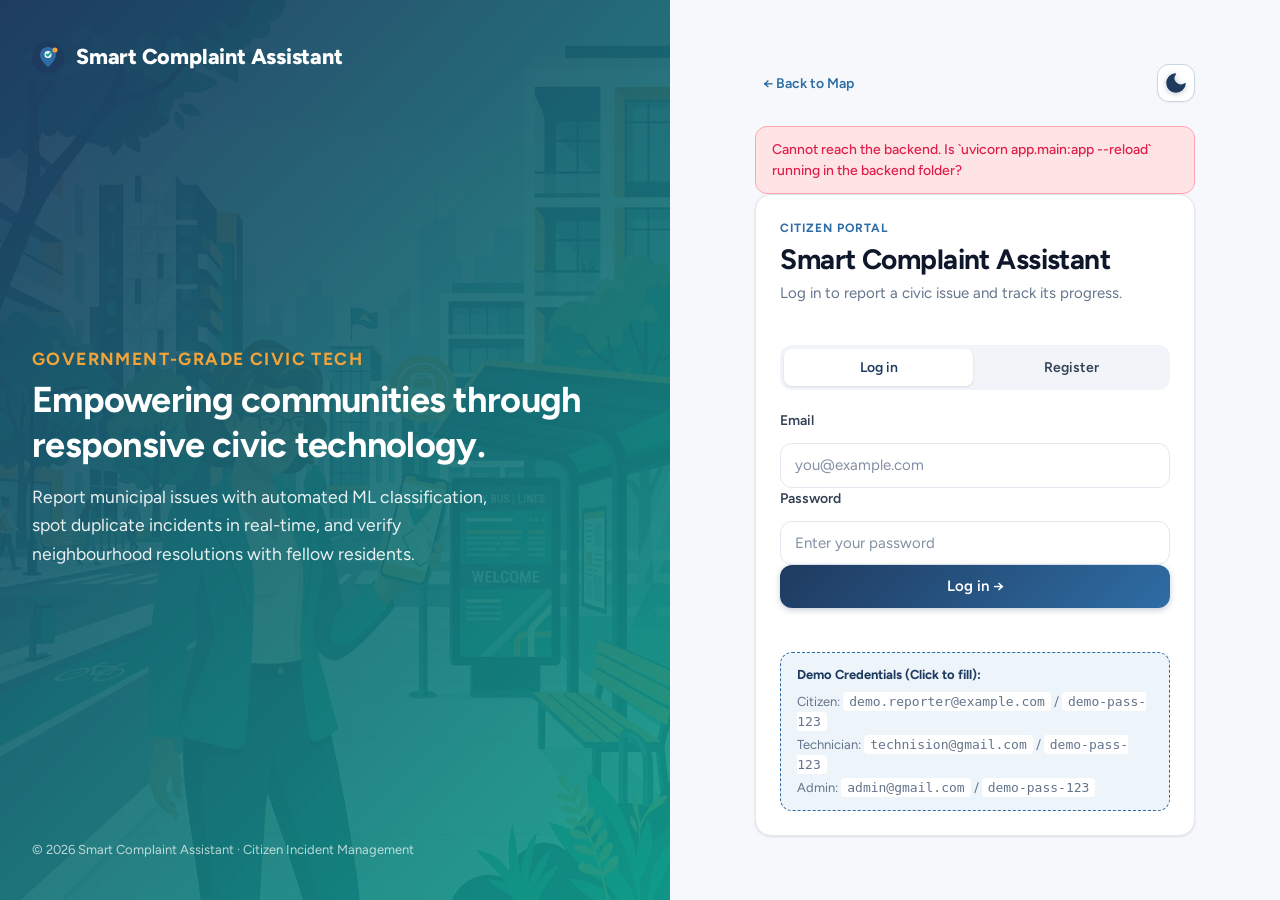
<file: frontend/index.html>
<!DOCTYPE html>
<html lang="en">

<head>
  <meta charset="UTF-8">
  <meta name="viewport" content="width=device-width, initial-scale=1, viewport-fit=cover">
  <title>Sign In · Smart Complaint Assistant</title>
  <meta name="description" content="Access the citizen reporting and civic complaint resolution platform.">
  <link rel="icon" type="image/svg+xml" href="assets/icons/favicon.svg">

  <!-- Google Fonts: Figtree -->

  <link rel="preconnect" href="https://fonts.googleapis.com">
  <link rel="preconnect" href="https://fonts.gstatic.com" crossorigin>
  <link href="https://fonts.googleapis.com/css2?family=Figtree:ital,wght@0,300..900;1,300..900&display=swap"
    rel="stylesheet">

  <!-- Design System & Modular Stylesheets -->
  <link rel="stylesheet" href="css/tokens.css?v=2">
  <link rel="stylesheet" href="css/base.css?v=2">
  <link rel="stylesheet" href="css/components.css?v=2">
  <link rel="stylesheet" href="css/auth.css?v=2">
</head>

<body class="auth-page">

  <div class="auth-split">
    <!-- Left Hero Brand Artwork Panel -->
    <aside class="auth-panel">
      <a class="brand" href="civic.html" aria-label="Smart Complaint Assistant">
        <span class="logo-img" aria-hidden="true">
          <svg width="34" height="34" viewBox="0 0 32 32" fill="none" xmlns="http://www.w3.org/2000/svg">
            <circle cx="16" cy="16" r="16" fill="#1F3A5F" />
            <path d="M16 6C11.58 6 8 9.58 8 14C8 19.5 16 26 16 26C16 26 24 19.5 24 14C24 9.58 20.42 6 16 6Z"
              fill="#2E6DA4" />
            <circle cx="16" cy="13.5" r="3.5" fill="#FFFFFF" />
            <path d="M14.5 13.5L15.8 14.8L18.2 12" stroke="#0F9D8A" stroke-width="1.8" stroke-linecap="round"
              stroke-linejoin="round" />
            <circle cx="23" cy="9" r="2.5" fill="#F2A33A" />
          </svg>
        </span>
        <span style="font-weight: 800; letter-spacing: -0.01em;">Smart Complaint Assistant</span>
      </a>

      <div class="auth-panel-content">
        <p class="eyebrow" style="color: var(--color-accent); font-weight: 700;">Government-Grade Civic Tech</p>
        <h2>Empowering communities through responsive civic technology.</h2>
        <p>Report municipal issues with automated ML classification, spot duplicate incidents in real-time, and verify
          neighbourhood resolutions with fellow residents.</p>
      </div>

      <div class="auth-panel-foot">
        <span>© 2026 Smart Complaint Assistant · Citizen Incident Management</span>
      </div>
    </aside>

    <!-- Right Authentication Form Panel -->
    <main class="auth-form-wrap">
      <div
        style="width: 100%; max-width: 440px; display: flex; justify-content: space-between; align-items: center; margin-bottom: var(--space-4);">
        <a href="civic.html" class="link-btn" style="text-decoration: none; font-size: 0.875rem;">← Back to Map</a>
        <!-- Theme Toggle -->
        <button type="button" class="theme-toggle icon-btn" id="themeToggle" aria-label="Toggle dark/light mode"
          title="Toggle dark/light mode">
          <span class="theme-icon">
            <svg width="18" height="18" viewBox="0 0 24 24" fill="none" stroke="currentColor" stroke-width="2"
              stroke-linecap="round" stroke-linejoin="round" aria-hidden="true">
              <path d="M21 12.79A9 9 0 1 1 11.21 3 7 7 0 0 0 21 12.79z"></path>
            </svg>
          </span>
        </button>
      </div>

      <div class="auth-card">
        <div id="serverWarning" class="banner error hidden" role="alert"></div>

        <section class="card">
          <div class="card-head" style="margin-bottom: var(--space-4);">
            <div>
              <p class="eyebrow">Citizen Portal</p>
              <h1>Smart Complaint Assistant</h1>
              <p class="sub">Log in to report a civic issue and track its progress.</p>
            </div>
          </div>

          <div class="tabs" role="tablist">
            <button id="tabLogin" class="tab active" type="button" role="tab">Log in</button>
            <button id="tabRegister" class="tab" type="button" role="tab">Register</button>
          </div>

          <form id="loginForm">
            <label for="loginEmail">Email</label>
            <input id="loginEmail" type="email" autocomplete="username" placeholder="you@example.com" required />

            <label for="loginPassword">Password</label>
            <input id="loginPassword" type="password" autocomplete="current-password" placeholder="Enter your password"
              required />

            <button class="primary wide" type="submit">Log in →</button>
          </form>

          <form id="registerForm" class="hidden">
            <label for="regRole">Register as</label>
            <select id="regRole"
              style="width: 100%; margin-bottom: 12px; padding: 10px; border-radius: 8px; border: 1px solid var(--border-color, #ccc); background: var(--bg-card, #fff); color: var(--text-main, #333);">
              <option value="user">Citizen / Resident</option>
              <option value="technician">Field Technician</option>
            </select>

            <div id="techCategoryGroup" class="hidden">
              <label for="regCategory">Technician category</label>
              <select id="regCategory"
                style="width: 100%; margin-bottom: 12px; padding: 10px; border-radius: 8px; border: 1px solid var(--border-color, #ccc); background: var(--bg-card, #fff); color: var(--text-main, #333);">
                <option value="Roads and Potholes">Roads and Potholes</option>
                <option value="Garbage and Sanitation">Garbage and Sanitation</option>
                <option value="Street Lights">Street Lights</option>
                <option value="Water Supply" selected>Water Supply</option>
                <option value="Drainage and Sewage">Drainage and Sewage</option>
                <option value="Noise and Pollution">Noise and Pollution</option>
                <option value="Public Transport">Public Transport</option>
                <option value="Encroachment and Illegal Construction">Encroachment and Illegal Construction</option>
              </select>
            </div>

            <label for="regName">Full name</label>
            <input id="regName" type="text" autocomplete="name" minlength="2" placeholder="e.g. Ramesh Kumar"
              required />

            <label for="regEmail">Email</label>
            <input id="regEmail" type="email" autocomplete="email" placeholder="you@example.com" required />

            <label for="regPassword">Password (min 6 characters)</label>
            <input id="regPassword" type="password" autocomplete="new-password" minlength="6"
              placeholder="At least 6 characters" required />

            <button class="primary wide" type="submit">Create account →</button>
          </form>

          <p id="status" class="status" role="status"></p>

          <div class="demo-helper">
            <strong>Demo Credentials (Click to fill):</strong>
            <span style="font-size: 0.8125rem; color: var(--text-muted); margin-top: 4px;">
              Citizen: <code id="demoEmail" title="Click to fill email">demo.reporter@example.com</code> / <code
                id="demoPass" title="Click to fill password">demo-pass-123</code>
            </span>
            <span style="font-size: 0.8125rem; color: var(--text-muted);">
              Technician: <code id="demoTechEmail" title="Click to fill email">technision@gmail.com</code> / <code
                id="demoTechPass" title="Click to fill password">demo-pass-123</code>
            </span>
            <span style="font-size: 0.8125rem; color: var(--text-muted);">
              Admin: <code id="demoAdminEmail" title="Click to fill email">admin@gmail.com</code> / <code
                id="demoAdminPass" title="Click to fill password">demo-pass-123</code>
            </span>
          </div>
        </section>
      </div>
    </main>
  </div>

  <script src="api.js"></script>
  <script src="js/ui.js"></script>
  <script src="login.js?v=2"></script>
  <script>
    // Demo credentials helper click-to-fill
    function bindFill(btnId, passId, emailVal, passVal) {
      document.getElementById(btnId)?.addEventListener('click', function () {
        const emailInput = document.getElementById('loginEmail');
        const passInput = document.getElementById('loginPassword');
        if (emailInput) { emailInput.value = emailVal; emailInput.focus(); }
        if (passInput) { passInput.value = passVal; }
      });
      document.getElementById(passId)?.addEventListener('click', function () {
        const passInput = document.getElementById('loginPassword');
        if (passInput) { passInput.value = passVal; passInput.focus(); }
      });
    }
    bindFill('demoEmail', 'demoPass', 'demo.reporter@example.com', 'demo-pass-123');
    bindFill('demoTechEmail', 'demoTechPass', 'technision@gmail.com', 'demo-pass-123');
    bindFill('demoAdminEmail', 'demoAdminPass', 'admin@gmail.com', 'demo-pass-123');
  </script>
</body>

</html>
</file>
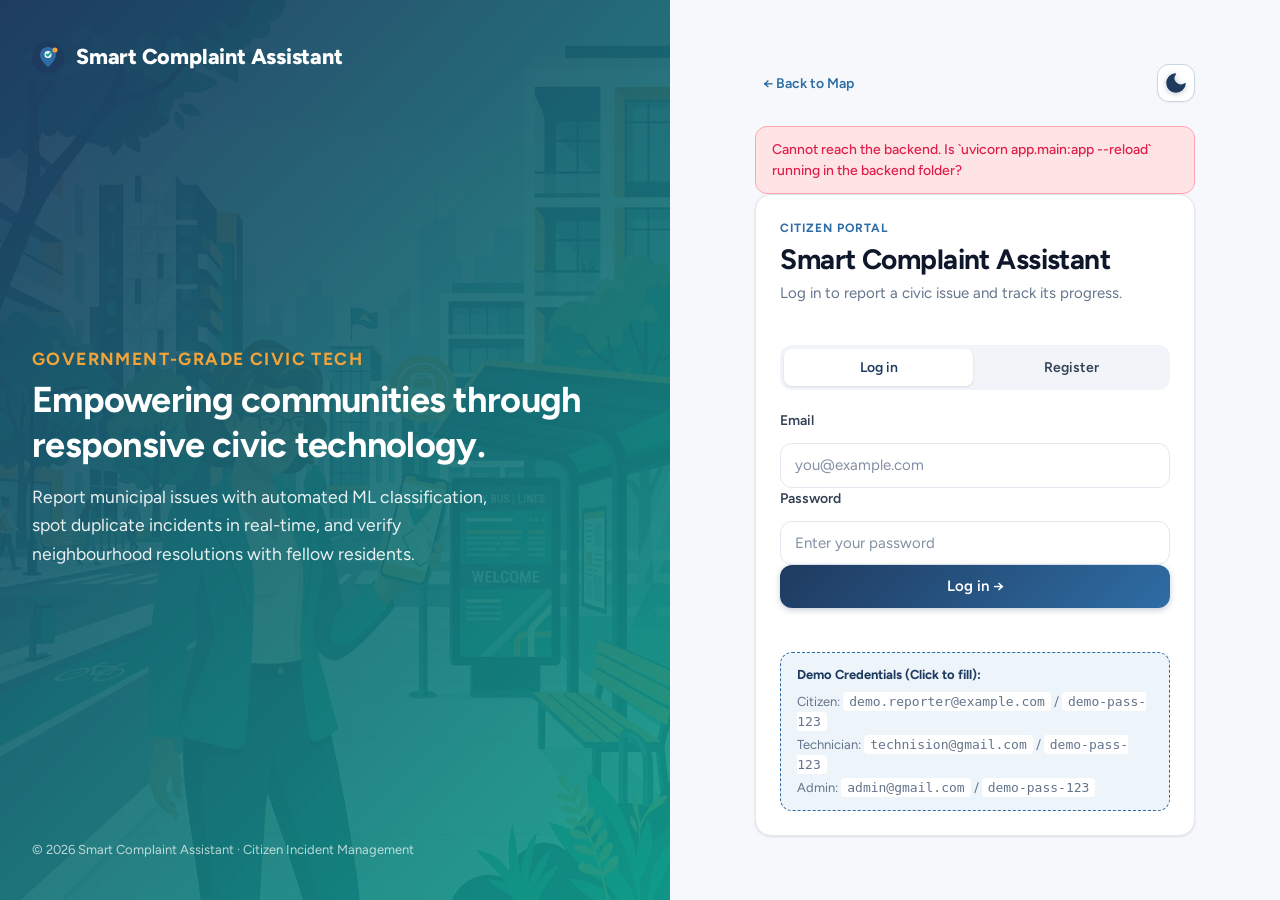
<file: frontend/admin.html>
<!DOCTYPE html>
<html lang="en">
<head>
  <meta charset="UTF-8">
  <meta name="viewport" content="width=device-width, initial-scale=1.0">
  <title>Admin Dashboard | Smart Complaint Assistant</title>
  <link rel="stylesheet" href="admin.css?v=3">
</head>
<body>

  <header class="topbar">
    <div>
      <h2>Smart Complaint Assistant</h2>
      <p>Administration Panel</p>
    </div>
    <div class="top-actions">
      <a href="civic.html">Open Map</a>
      <span id="adminName">Admin</span>
      <button id="logout" class="logout-btn">Logout</button>
    </div>
  </header>

  <main class="container">
    <section class="welcome">
      <div>
        <h1>Admin Dashboard</h1>
        <p>Manage complaints, map reports and users. Only admins can change statuses.</p>
      </div>
      <button id="refreshBtn">Refresh Data</button>
    </section>

    <p id="status" class="status"></p>

    <!-- Dashboard statistics -->
    <section class="stats">
      <div class="stat-card">
        <h3>Total Complaints</h3>
        <strong id="totalComplaints">0</strong>
      </div>
      <div class="stat-card pending-card">
        <h3>Pending Work</h3>
        <strong id="totalPending">0</strong>
      </div>
      <div class="stat-card">
        <h3>Map Reports</h3>
        <strong id="totalReports">0</strong>
      </div>
      <div class="stat-card">
        <h3>Registered Users</h3>
        <strong id="totalUsers">0</strong>
      </div>
      <div class="stat-card">
        <h3>Administrators</h3>
        <strong id="totalAdmins">0</strong>
      </div>
    </section>

    <!-- Separate dashboard for every category -->
    <nav id="catNav" class="tab-nav" aria-label="Categories"></nav>
    <section class="panel">
      <h2>Category Dashboards</h2>
      <p>Every category has its own department and a team of workers. Open a category to see its workers, queue and work.</p>
      <div id="categoryCards" class="cat-grid"></div>
    </section>

    <!-- One dashboard for every technician -->
    <section class="panel">
      <h2>Technicians</h2>
      <p>Open a technician to see the work assigned to him or her, and the finished work.</p>
      <div class="table-wrap">
        <table>
          <thead><tr><th>Technician</th><th>Category</th><th>Open jobs</th><th>Completed</th><th>Availability</th></tr></thead>
          <tbody id="techTable"><tr><td colspan="5">Loading...</td></tr></tbody>
        </table>
      </div>
    </section>

    <!-- Pending queue (extra work that has no free worker) -->
    <section class="panel">
      <h2>Pending Work (<span id="pendingCount">0</span>)</h2>
      <p>Complaints and reports waiting because every worker of their category is full. They are assigned automatically when a worker finishes a job.</p>
      <div class="table-wrap">
        <table>
          <thead><tr><th>Type</th><th>ID</th><th>Category</th><th>Description</th><th>Citizen</th><th>Waiting since</th></tr></thead>
          <tbody id="pendingTable"><tr><td colspan="6">Loading...</td></tr></tbody>
        </table>
      </div>
    </section>

    <!-- Complaint management -->
    <section class="panel">
      <div class="section-heading">
        <div>
          <h2>Complaint Management</h2>
          <p>View and manage complaints submitted by all users.</p>
        </div>
        <input id="searchComplaints" type="search"
          placeholder="Search complaints and reports...">
      </div>

      <div class="table-wrap">
        <table>
          <thead>
            <tr>
              <th>ID</th>
              <th>Citizen</th>
              <th>Complaint</th>
              <th>Category</th>
              <th>Confidence</th>
              <th>Ward</th>
              <th>Department</th>
              <th>Worker</th>
              <th>Status</th>
              <th>Actions</th>
            </tr>
          </thead>
          <tbody id="complaintTable">
            <tr><td colspan="10">Loading complaints...</td></tr>
          </tbody>
        </table>
      </div>
    </section>

    <!-- Map report management -->
    <section class="panel">
      <div class="section-heading">
        <div>
          <h2>Map Reports</h2>
          <p>Reports pinned on the map. Only admins can change their status.</p>
        </div>
      </div>

      <div class="table-wrap">
        <table>
          <thead>
            <tr>
              <th>ID</th>
              <th>Citizen</th>
              <th>Report</th>
              <th>Category</th>
              <th>Area</th>
              <th>Location</th>
              <th>Worker</th>
              <th>Neighbour votes</th>
              <th>Status</th>
              <th>Actions</th>
            </tr>
          </thead>
          <tbody id="reportTable">
            <tr><td colspan="10">Loading reports...</td></tr>
          </tbody>
        </table>
      </div>
    </section>

    <!-- Statistics -->
    <section class="two-columns">
      <div class="panel">
        <h2>Complaints by Status</h2>
        <div id="statusStats"></div>
      </div>

      <div class="panel">
        <h2>Complaints by Category</h2>
        <div id="categoryStats"></div>
      </div>

      <div class="panel">
        <h2>Map Reports by Status</h2>
        <div id="reportStatusStats"></div>
      </div>
    </section>

    <!-- User management -->
    <section class="panel">
      <h2>Registered Users</h2>
      <p>View registered accounts and their roles.</p>

      <div class="table-wrap">
        <table>
          <thead>
            <tr>
              <th>ID</th>
              <th>Name</th>
              <th>Email</th>
              <th>Role</th>
              <th>Registered On</th>
            </tr>
          </thead>
          <tbody id="userTable">
            <tr><td colspan="5">Loading users...</td></tr>
          </tbody>
        </table>
      </div>
    </section>

    <footer>
      Smart Complaint Assistant · Admin Panel
    </footer>
  </main>

  <script>
    // Logout that works even if the other scripts fail to load or the server is not answering.
    document.getElementById("logout").addEventListener("click", function () {
      var token = sessionStorage.getItem("token");
      sessionStorage.removeItem("token"); sessionStorage.removeItem("user");
      try { fetch((location.port === "8000" ? "" : "http://127.0.0.1:8000") + "/api/auth/logout", { method: "POST", headers: { Authorization: "Bearer " + token }, keepalive: true }); } catch (e) {}
      location.href = "index.html?logout=1";
    });
  </script>
  <script src="api.js?v=4"></script>
  <script src="admin-common.js?v=4"></script>
  <script src="admin.js?v=4"></script>
  <script>
    if (typeof checkAdmin === "undefined") {
      var s = document.getElementById("status");
      s.textContent = "admin-common.js or admin.js was not found in the frontend folder. Copy all the new files, then press Ctrl+F5.";
      s.className = "status error";
    }
  </script>

</body>
</html>
</file>
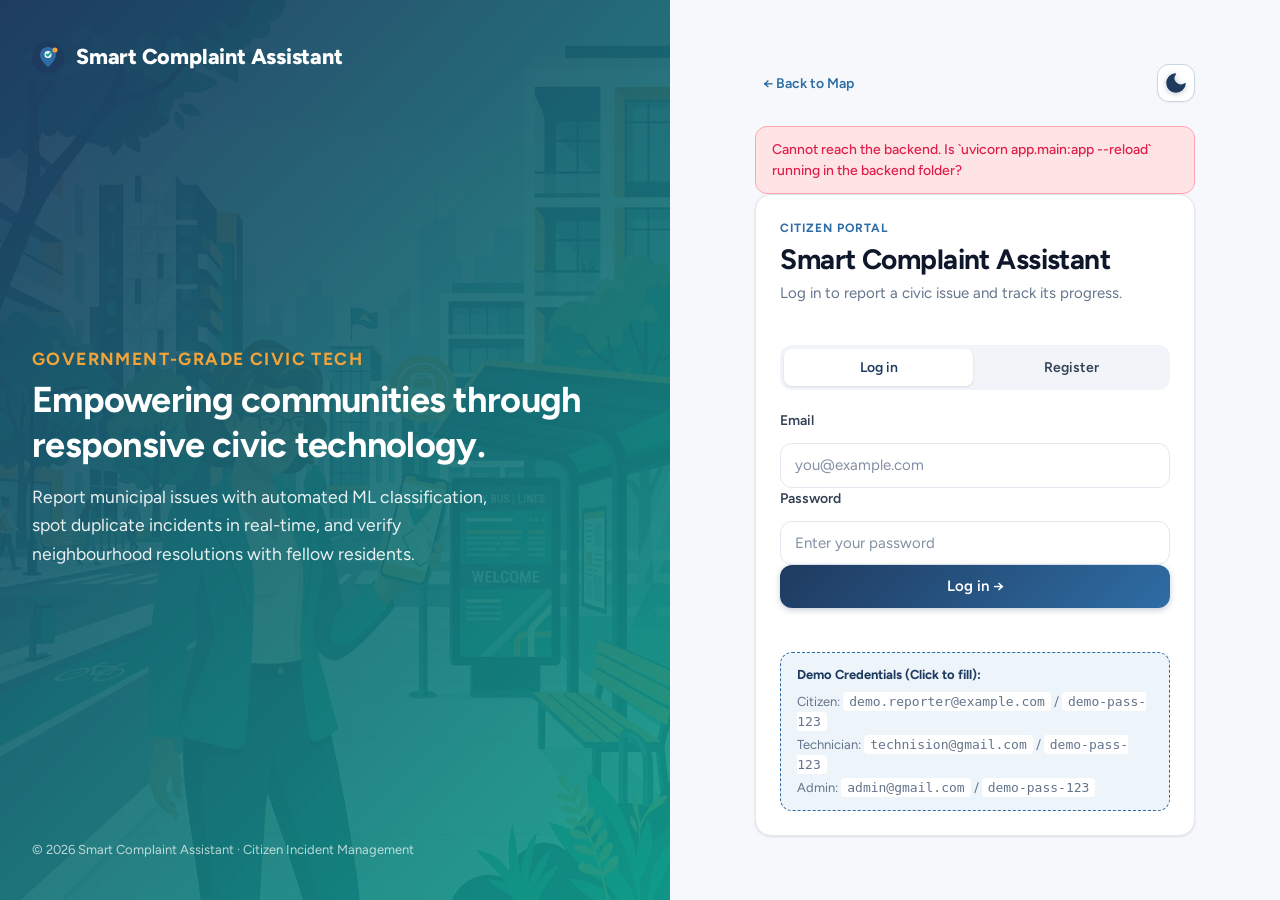
<file: frontend/category.html>
<!DOCTYPE html>
<html lang="en">
<head>
  <meta charset="UTF-8">
  <meta name="viewport" content="width=device-width, initial-scale=1.0">
  <title>Category Dashboard | Smart Complaint Assistant</title>
  <link rel="stylesheet" href="admin.css?v=3">
</head>
<body>

  <header class="topbar">
    <div>
      <h2>Smart Complaint Assistant</h2>
      <p>Category Dashboard</p>
    </div>
    <div class="top-actions">
      <a href="admin.html">← Admin Dashboard</a>
      <a href="civic.html">Open Map</a>
      <span id="adminName">Admin</span>
      <button id="logout" class="logout-btn">Logout</button>
    </div>
  </header>

  <main class="container">
    <nav id="catNav" class="tab-nav" aria-label="Categories"></nav>

    <section class="welcome">
      <div>
        <h1 id="catTitle">Category</h1>
        <p id="catDept"></p>
      </div>
      <button id="refreshBtn">Refresh Data</button>
    </section>

    <p id="status" class="status"></p>

    <section class="stats">
      <div class="stat-card"><h3>Workers</h3><strong id="sWorkers">0</strong></div>
      <div class="stat-card"><h3>Open work / capacity</h3><strong id="sActive">0</strong></div>
      <div class="stat-card pending-card" id="pendingCard"><h3>Pending (no free worker)</h3><strong id="sPending">0</strong></div>
      <div class="stat-card"><h3>Resolved / closed</h3><strong id="sResolved">0</strong></div>
      <div class="stat-card"><h3>Total work</h3><strong id="sTotal">0</strong></div>
    </section>

    <section class="panel">
      <h2>Workers</h2>
      <p>Work is given to the least busy worker automatically. Each worker can hold a limited number of open jobs.</p>
      <div class="table-wrap">
        <table>
          <thead><tr><th>Worker</th><th>Load</th><th>Current work</th></tr></thead>
          <tbody id="workerTable"><tr><td colspan="3">Loading...</td></tr></tbody>
        </table>
      </div>
    </section>

    <section class="panel">
      <h2>Pending queue</h2>
      <p>Extra work that is waiting because every worker is full. It is assigned automatically, oldest first, when a worker finishes a job.</p>
      <div class="table-wrap">
        <table>
          <thead><tr><th>Type</th><th>ID</th><th>Description</th><th>Citizen</th><th>Waiting since</th></tr></thead>
          <tbody id="pendingTable"><tr><td colspan="5">Loading...</td></tr></tbody>
        </table>
      </div>
    </section>

    <section class="panel">
      <h2>Complaints</h2>
      <div class="table-wrap">
        <table>
          <thead><tr><th>ID</th><th>Citizen</th><th>Complaint</th><th>Ward</th><th>Confidence</th><th>Worker</th><th>Status</th><th>Actions</th></tr></thead>
          <tbody id="complaintTable"><tr><td colspan="8">Loading...</td></tr></tbody>
        </table>
      </div>
    </section>

    <section class="panel">
      <h2>Map reports</h2>
      <div class="table-wrap">
        <table>
          <thead><tr><th>ID</th><th>Citizen</th><th>Report</th><th>Area</th><th>Worker</th><th>Status</th><th>Actions</th></tr></thead>
          <tbody id="reportTable"><tr><td colspan="7">Loading...</td></tr></tbody>
        </table>
      </div>
    </section>

    <footer>Smart Complaint Assistant · Category Dashboard</footer>
  </main>

  <script>
    // Logout that works even if the other scripts fail to load or the server is not answering.
    document.getElementById("logout").addEventListener("click", function () {
      var token = sessionStorage.getItem("token");
      sessionStorage.removeItem("token"); sessionStorage.removeItem("user");
      try { fetch((location.port === "8000" ? "" : "http://127.0.0.1:8000") + "/api/auth/logout", { method: "POST", headers: { Authorization: "Bearer " + token }, keepalive: true }); } catch (e) {}
      location.href = "index.html?logout=1";
    });
  </script>
  <script src="api.js?v=4"></script>
  <script src="admin-common.js?v=4"></script>
  <script src="category.js?v=4"></script>
  <script>
    if (typeof checkAdmin === "undefined") {
      var s = document.getElementById("status");
      s.textContent = "admin-common.js or category.js was not found in the frontend folder. Copy all the new files, then press Ctrl+F5.";
      s.className = "status error";
    }
  </script>

</body>
</html>
</file>
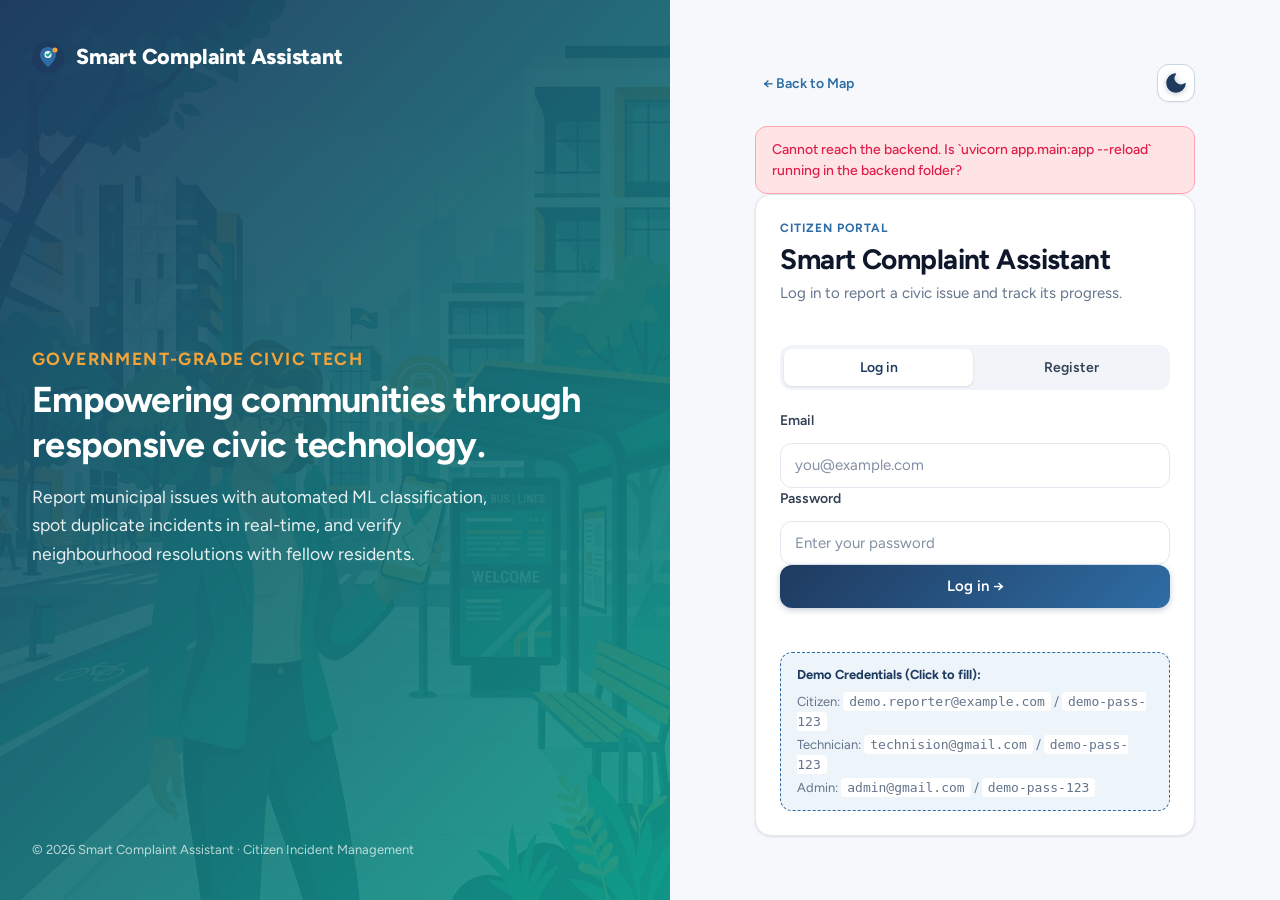
<file: frontend/dashboard.html>
<!DOCTYPE html>
<html lang="en">
<head>
  <meta charset="UTF-8">
  <meta name="viewport" content="width=device-width, initial-scale=1, viewport-fit=cover">
  <title>Citizen Dashboard · Smart Complaint Assistant</title>
  <meta name="description" content="Citizen complaint submission, tracking, and notification center with duplicate detection and resolution recommendations.">
  <link rel="icon" type="image/svg+xml" href="assets/icons/favicon.svg">

  <!-- Staff use their work dashboards instead of the citizen submission form. -->
  <script>
    try {
      const u = JSON.parse(sessionStorage.getItem("user") || "null");
      if (u && u.role === "admin") location.replace("admin.html");
      else if (u && (u.role === "technician" || u.role === "technision")) location.replace("technician.html");
    } catch (e) { /* ignore */ }
  </script>

  <!-- Google Fonts: Figtree -->
  <link rel="preconnect" href="https://fonts.googleapis.com">
  <link rel="preconnect" href="https://fonts.gstatic.com" crossorigin>
  <link rel="preload" as="style" href="https://fonts.googleapis.com/css2?family=Figtree:ital,wght@0,300..900;1,300..900&display=swap" onload="this.onload=null;this.rel='stylesheet'">
  <noscript><link rel="stylesheet" href="https://fonts.googleapis.com/css2?family=Figtree:ital,wght@0,300..900;1,300..900&display=swap"></noscript>

  <!-- Design System & Modular Stylesheets -->
  <link rel="stylesheet" href="css/tokens.css?v=7">
  <link rel="stylesheet" href="css/base.css?v=7">
  <link rel="stylesheet" href="css/components.css?v=7">
  <link rel="stylesheet" href="css/dashboard.css?v=7">
</head>
<body>
  <header class="topbar">
    <div class="header-bar">
      <a class="brand" href="civic.html" aria-label="Smart Complaint Assistant">
        <span class="logo-img" aria-hidden="true">
          <svg width="28" height="28" viewBox="0 0 32 32" fill="none" xmlns="http://www.w3.org/2000/svg">
            <circle cx="16" cy="16" r="16" fill="#1F3A5F"/>
            <path d="M16 6C11.58 6 8 9.58 8 14C8 19.5 16 26 16 26C16 26 24 19.5 24 14C24 9.58 20.42 6 16 6Z" fill="#2E6DA4"/>
            <circle cx="16" cy="13.5" r="3.5" fill="#FFFFFF"/>
            <path d="M14.5 13.5L15.8 14.8L18.2 12" stroke="#0F9D8A" stroke-width="1.8" stroke-linecap="round" stroke-linejoin="round"/>
          </svg>
        </span>
        <strong>Smart Complaint Assistant</strong>
      </a>

      <div class="header-mobile-controls">
        <!-- Mobile Theme Toggle -->
        <button type="button" class="theme-toggle icon-btn mobile-theme-toggle" aria-label="Toggle dark/light mode" title="Toggle dark/light mode">
          <span class="theme-icon">
            <svg width="18" height="18" viewBox="0 0 24 24" fill="none" stroke="currentColor" stroke-width="2" stroke-linecap="round" stroke-linejoin="round" aria-hidden="true">
              <path d="M21 12.79A9 9 0 1 1 11.21 3 7 7 0 0 0 21 12.79z"></path>
            </svg>
          </span>
        </button>

        <!-- Mobile Hamburger Button -->
        <button type="button" class="hamburger-btn" id="hamburgerBtn" aria-label="Toggle navigation menu" aria-expanded="false" aria-controls="topbarMenu">
          <span class="hamburger-box" aria-hidden="true">
            <span class="hamburger-line"></span>
            <span class="hamburger-line"></span>
            <span class="hamburger-line"></span>
          </span>
        </button>
      </div>
    </div>

    <div class="header-menu" id="topbarMenu">
      <nav class="topbar-nav" aria-label="Main Navigation">
        <a href="civic.html" class="topbar-btn">
          <svg width="16" height="16" viewBox="0 0 24 24" fill="none" stroke="currentColor" stroke-width="2" stroke-linecap="round" stroke-linejoin="round" aria-hidden="true">
            <polygon points="1 6 1 22 8 18 16 22 23 18 23 2 16 6 8 2 1 6"></polygon>
            <line x1="8" y1="2" x2="8" y2="18"></line>
            <line x1="16" y1="6" x2="16" y2="22"></line>
          </svg>
          <span>Interactive Map</span>
        </a>
        <a href="dashboard.html" class="topbar-btn active">
          <svg width="16" height="16" viewBox="0 0 24 24" fill="none" stroke="currentColor" stroke-width="2" stroke-linecap="round" stroke-linejoin="round" aria-hidden="true">
            <path d="M14 2H6a2 2 0 0 0-2 2v16a2 2 0 0 0 2 2h12a2 2 0 0 0 2-2V8z"></path>
            <polyline points="14 2 14 8 20 8"></polyline>
            <line x1="16" y1="13" x2="8" y2="13"></line>
            <line x1="16" y1="17" x2="8" y2="17"></line>
            <polyline points="10 9 9 9 8 9"></polyline>
          </svg>
          <span>My Reports</span>
        </a>
      </nav>

      <div class="topbar-right">
        <!-- Desktop Theme Toggle -->
        <button type="button" class="theme-toggle icon-btn desktop-theme-toggle" id="themeToggle" aria-label="Toggle dark/light mode" title="Toggle dark/light mode">
          <span class="theme-icon">
            <svg width="18" height="18" viewBox="0 0 24 24" fill="none" stroke="currentColor" stroke-width="2" stroke-linecap="round" stroke-linejoin="round" aria-hidden="true">
              <path d="M21 12.79A9 9 0 1 1 11.21 3 7 7 0 0 0 21 12.79z"></path>
            </svg>
          </span>
        </button>

        <!-- Notification Bell -->
        <button id="bell" class="icon-btn" type="button" aria-label="Notifications" title="View notifications">
          <svg width="18" height="18" viewBox="0 0 24 24" fill="none" stroke="currentColor" stroke-width="2" stroke-linecap="round" stroke-linejoin="round" aria-hidden="true">
            <path d="M18 8A6 6 0 0 0 6 8c0 7-3 9-3 9h18s-3-2-3-9"></path>
            <path d="M13.73 21a2 2 0 0 1-3.46 0"></path>
          </svg>
          <span id="badge" class="count hidden">0</span>
        </button>

        <span id="userName" class="user-chip"></span>
        <button id="logout" class="topbar-btn logout-btn" type="button" aria-label="Sign out">
          <svg width="15" height="15" viewBox="0 0 24 24" fill="none" stroke="currentColor" stroke-width="2" stroke-linecap="round" stroke-linejoin="round" aria-hidden="true">
            <path d="M9 21H5a2 2 0 0 1-2-2V5a2 2 0 0 1 2-2h4"></path>
            <polyline points="16 17 21 12 16 7"></polyline>
            <line x1="21" y1="12" x2="9" y2="12"></line>
          </svg>
          <span>Log out</span>
        </button>
      </div>
    </div>
  </header>

  <main>
    <!-- Dashboard Hero Banner -->
    <section class="dashboard-hero">
      <div class="hero-left">
        <span class="eyebrow-badge">🏛️ Municipal Citizen Portal</span>
        <h1>Citizen Incident Dashboard</h1>
        <p class="hero-sub">Report civic issues, avoid duplicates, and track the status of your reports as the ward desk updates them.</p>
      </div>
      <div class="dashboard-stats-strip">
        <div class="dash-stat">
          <span class="dash-stat-num">Auto</span>
          <span class="dash-stat-label">AI Routing</span>
        </div>
        <div class="dash-stat">
          <span class="dash-stat-num">384-D</span>
          <span class="dash-stat-label">FAISS Search</span>
        </div>
        <div class="dash-stat">
          <span class="dash-stat-num">100%</span>
          <span class="dash-stat-label">Verified Fixes</span>
        </div>
      </div>
    </section>

    <!-- 2-Column Command Center Grid -->
    <div class="dashboard-layout">
      <!-- Main Left Column -->
      <div class="dashboard-main-col">
        <!-- Complaint Form Card -->
        <section class="card form-card">
          <div class="card-head">
            <div>
              <p class="eyebrow">Citizen Submission Portal</p>
              <h2>Report a complaint</h2>
              <p class="hint">Our AI engine will search for duplicate or already-resolved issues.</p>
            </div>
            <span class="ai-badge">⚡ AI Powered</span>
          </div>

          <!-- Quick Topic Starter Chips -->
          <div class="quick-chips" aria-label="Quick issue templates">
            <span class="quick-chip-label">Quick topics:</span>
            <button type="button" class="quick-chip" data-prompt="Large pothole on the main road causing hazard for two wheelers and vehicles">🛣️ Pothole</button>
            <button type="button" class="quick-chip" data-prompt="Garbage accumulation overflowing on the pavement for the past three days">🗑️ Garbage</button>
            <button type="button" class="quick-chip" data-prompt="Streetlights not working on the main cross road, area completely dark at night">💡 Streetlight</button>
            <button type="button" class="quick-chip" data-prompt="Low water pressure and irregular water supply during the morning hours">💧 Water supply</button>
            <button type="button" class="quick-chip" data-prompt="Blocked drainage pipe overflowing onto the street with sewage water">🌊 Drainage</button>
          </div>

          <form id="complaintForm">
            <label for="complaint">Describe the problem</label>
            <textarea id="complaint" rows="4" minlength="10" required
              placeholder="e.g. Big pothole near the school gate, bikes are skidding."></textarea>

            <div class="form-row">
              <div class="form-group flex-1">
                <label for="ward">Area / ward</label>
                <select id="ward">
                  <option value="">Select your area</option>
                  <option>Indiranagar</option><option>Koramangala</option><option>Jayanagar</option>
                  <option>Whitefield</option><option>HSR Layout</option><option>Malleshwaram</option>
                  <option>Rajajinagar</option><option>BTM Layout</option><option>Yelahanka</option>
                  <option>Marathahalli</option><option>Other</option>
                </select>
              </div>
            </div>

            <div class="form-actions">
              <button id="submitBtn" class="primary" type="submit">Submit complaint →</button>
            </div>
          </form>
          <p id="status" class="status" role="status"></p>
        </section>

        <!-- Automated Analysis Result Section -->
        <section id="result" class="card result-card hidden">
          <div class="result-header">
            <div>
              <p class="eyebrow">Automated Analysis</p>
              <h2>Complaint received</h2>
            </div>
            <span class="pill-verified">Indexed</span>
          </div>
          <p id="resCategory" class="category"></p>
          <p id="resMessage" class="result-message"></p>
          <div id="resSimilar"></div>
        </section>

        <!-- My map reports (status is read-only; only admins change it) -->
        <section class="card">
          <div class="card-head">
            <div>
              <p class="eyebrow">Map reports</p>
              <h2>My map reports</h2>
              <p class="hint">Status is updated by the ward desk.</p>
            </div>
          </div>
          <div id="myReports"></div>
        </section>

        <!-- Complaints History Card -->
        <section class="card">
          <div class="card-head">
            <div>
              <p class="eyebrow">History & Status</p>
              <h2>My complaints</h2>
              <p class="hint">Status updates for your filed complaints, set by the ward desk.</p>
            </div>
          </div>
          <div id="myComplaints"></div>
        </section>
      </div>

      <!-- Right Sidebar Column -->
      <aside class="dashboard-side-col">
        <!-- Notifications Center Card -->
        <section id="notifCard" class="card">
          <div class="card-head">
            <div>
              <p class="eyebrow">Activity & Updates</p>
              <h2>Notifications</h2>
            </div>
            <button id="readAll" class="link-btn" type="button">Mark all as read</button>
          </div>
          <div id="notifList"></div>
        </section>

        <!-- Map Navigation Promo Card -->
        <section class="card map-promo-card">
          <span class="promo-badge">🗺️ Live Map View</span>
          <h3>Neighbourhood Map</h3>
          <p>Explore geographic issue pins in your neighbourhood, verify ongoing fixes, or report an issue directly on the map.</p>
          <a href="civic.html" class="primary button-link">Open Interactive Map →</a>
        </section>

        <!-- Civic Guidelines Card -->
        <section class="card guidelines-card">
          <span class="eyebrow">Municipal Intelligence</span>
          <h3>How the Platform Works</h3>
          <ul class="guidelines-list">
            <li><strong>Automatic Routing:</strong> Your report is reviewed and sent to the right municipal team.</li>
            <li><strong>Vector Deduplication:</strong> FAISS searches 384-dimensional space to identify duplicate cases.</li>
            <li><strong>Resolution Matching:</strong> Surfaces past solutions and historical turnaround times from your ward.</li>
          </ul>
        </section>
      </aside>
    </div>
  </main>

  <script src="api.js?v=4"></script>
  <script src="js/ui.js?v=7"></script>
  <script src="dashboard.js?v=9"></script>
  <script>
    // Quick prompt chip click-to-fill
    document.querySelectorAll('.quick-chip').forEach(chip => {
      chip.addEventListener('click', () => {
        const textarea = document.getElementById('complaint');
        if (textarea) {
          textarea.value = chip.getAttribute('data-prompt');
          textarea.focus();
        }
      });
    });
  </script>
</body>
</html>
</file>
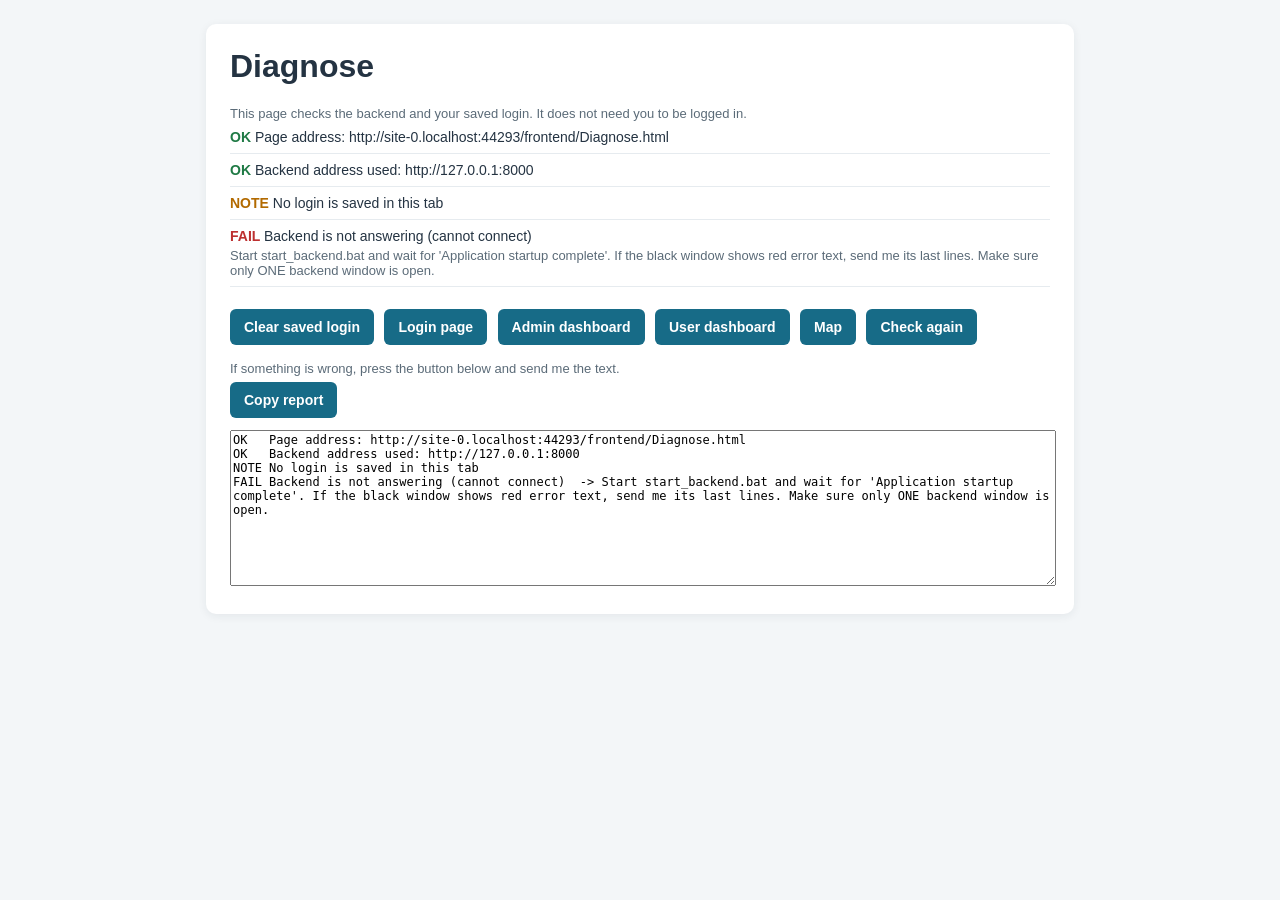
<file: frontend/Diagnose.html>
<!DOCTYPE html>
<html lang="en">
<head>
  <meta charset="UTF-8">
  <meta name="viewport" content="width=device-width, initial-scale=1.0">
  <title>Diagnose | Smart Complaint Assistant</title>
  <style>
    body { font-family: Arial, sans-serif; background: #f3f6f8; color: #243342; margin: 0; padding: 24px; }
    .box { max-width: 820px; margin: 0 auto; background: #fff; border-radius: 10px; padding: 24px; box-shadow: 0 2px 10px #172b3b12; }
    h1 { margin-top: 0; } .row { padding: 8px 0; border-bottom: 1px solid #e6ebef; font-size: 14px; }
    .ok { color: #1f7a45; font-weight: bold; } .bad { color: #bd3030; font-weight: bold; } .warn { color: #b26a00; font-weight: bold; }
    button, a.btn { display: inline-block; background: #176b87; color: #fff; border: 0; border-radius: 6px; padding: 10px 14px; font-weight: bold;
      cursor: pointer; text-decoration: none; margin: 6px 6px 0 0; font-size: 14px; }
    textarea { width: 100%; height: 150px; margin-top: 12px; font-family: monospace; font-size: 12px; }
    .hint { color: #5b6b78; font-size: 13px; margin: 4px 0 0; }
  </style>
</head>
<body>
  <div class="box">
    <h1>Diagnose</h1>
    <p class="hint">This page checks the backend and your saved login. It does not need you to be logged in.</p>
    <div id="rows"></div>
    <p>
      <button id="clearBtn">Clear saved login</button>
      <a class="btn" href="index.html?logout=1">Login page</a>
      <a class="btn" href="admin.html">Admin dashboard</a>
      <a class="btn" href="dashboard.html">User dashboard</a>
      <a class="btn" href="civic.html">Map</a>
      <button id="againBtn">Check again</button>
    </p>
    <p class="hint">If something is wrong, press the button below and send me the text.</p>
    <button id="copyBtn">Copy report</button>
    <textarea id="report" readonly></textarea>
  </div>

  <script>
    var API_BASE = location.port === "8000" ? "" : "http://127.0.0.1:8000";
    var lines = [];
    function row(level, text, hint) {
      var d = document.createElement("div"); d.className = "row";
      var b = document.createElement("span"); b.className = level; b.textContent = (level === "ok" ? "OK   " : level === "bad" ? "FAIL " : "NOTE ");
      d.appendChild(b); d.appendChild(document.createTextNode(text));
      if (hint) { var p = document.createElement("p"); p.className = "hint"; p.textContent = hint; d.appendChild(p); }
      document.getElementById("rows").appendChild(d);
      lines.push((level === "ok" ? "OK   " : level === "bad" ? "FAIL " : "NOTE ") + text + (hint ? "  -> " + hint : ""));
    }
    async function timed(path, token, ms) {
      var ctrl = new AbortController(); var t = setTimeout(function () { ctrl.abort(); }, ms); var start = Date.now();
      try {
        var res = await fetch(API_BASE + path, { headers: token ? { Authorization: "Bearer " + token } : {}, signal: ctrl.signal });
        var data = await res.json().catch(function () { return {}; });
        return { status: res.status, data: data, ms: Date.now() - start };
      } catch (e) { return { error: e && e.name === "AbortError" ? "no answer after " + (ms / 1000) + " s" : "cannot connect", ms: Date.now() - start };
      } finally { clearTimeout(t); }
    }
    async function run() {
      document.getElementById("rows").textContent = ""; lines = [];
      row("ok", "Page address: " + location.href);
      row("ok", "Backend address used: " + (API_BASE || location.origin));
      var token = sessionStorage.getItem("token"), user = null;
      try { user = JSON.parse(sessionStorage.getItem("user") || "null"); } catch (e) {}
      row(token ? "ok" : "warn", token ? "A login is saved in this tab (" + (user ? user.name + ", role " + user.role : "unknown user") + ")" : "No login is saved in this tab");

      var h = await timed("/api/health", null, 8000);
      if (h.error) {
        row("bad", "Backend is not answering (" + h.error + ")",
          "Start start_backend.bat and wait for 'Application startup complete'. If the black window shows red error text, send me its last lines. Make sure only ONE backend window is open.");
      } else {
        var d = h.data;
        row(h.ms > 1500 ? "warn" : "ok", "Backend answered in " + h.ms + " ms (status " + h.status + ", health = " + d.status + ")");
        if (d.database) row(d.database.ok ? "ok" : "bad", d.database.ok ? "Database OK: " + d.database.users + " users, " + d.database.workers + " workers, " + d.database.complaints + " complaints, " + d.database.reports + " reports" : "Database problem: " + d.database.error);
        row(d.engine === "ready" ? "ok" : "warn", "Machine learning engine: " + d.engine + (d.engine_error ? " (" + d.engine_error + ")" : ""),
          d.engine === "ready" ? "" : "Login and the admin pages still work; submitting complaints needs the engine.");
        if (d.startup_error) row("bad", d.startup_error);
        if (token) {
          var m = await timed("/api/me", token, 8000);
          if (m.error) row("bad", "Checking the saved login failed (" + m.error + ")");
          else if (m.status === 200) row("ok", "Saved login is valid (answered in " + m.ms + " ms)");
          else row("warn", "Saved login is not accepted by the server (status " + m.status + ")", "Press 'Clear saved login', then log in again.");
        }
      }
      document.getElementById("report").value = lines.join("\n");
    }
    document.getElementById("clearBtn").onclick = function () { sessionStorage.clear(); localStorage.removeItem("token"); localStorage.removeItem("user"); run(); };
    document.getElementById("againBtn").onclick = run;
    document.getElementById("copyBtn").onclick = function () { var t = document.getElementById("report"); t.select(); try { document.execCommand("copy"); } catch (e) {} };
    run();
  </script>
</body>
</html>
</file>
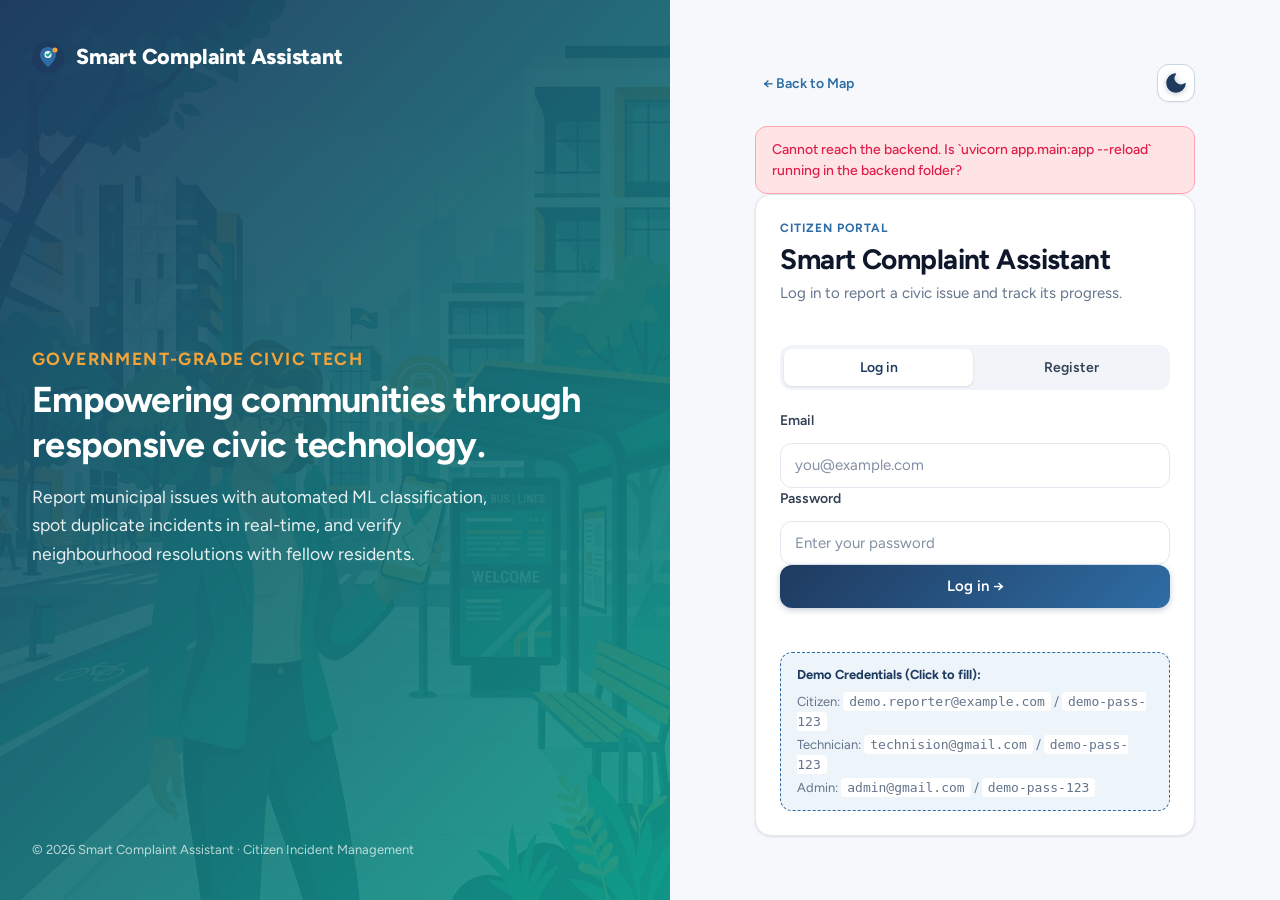
<file: frontend/technician.html>
<!DOCTYPE html>
<html lang="en">
<head>
  <meta charset="UTF-8">
  <meta name="viewport" content="width=device-width, initial-scale=1.0">
  <title>Technician Dashboard | Smart Complaint Assistant</title>
  <link rel="stylesheet" href="admin.css?v=3">
</head>
<body>

  <header class="topbar">
    <div>
      <h2>Smart Complaint Assistant</h2>
      <p>Technician Dashboard</p>
    </div>
    <div class="top-actions">
      <a id="adminDashboardLink" href="admin.html">← Admin Dashboard</a>
      <a href="civic.html">Open Map</a>
      <span id="adminName">Admin</span>
      <button id="logout" class="logout-btn">Logout</button>
    </div>
  </header>

  <main class="container">
    <nav id="catNav" class="tab-nav" aria-label="Categories"></nav>

    <section class="welcome">
      <div>
        <h1 id="techName">Technician</h1>
        <p id="techInfo"></p>
      </div>
      <button id="refreshBtn">Refresh Data</button>
    </section>

    <p id="status" class="status"></p>

    <section class="stats">
      <div class="stat-card"><h3>Open jobs / capacity</h3><strong id="sLoad">0</strong></div>
      <div class="stat-card"><h3>Completed jobs</h3><strong id="sDone">0</strong></div>
      <div class="stat-card"><h3>Availability</h3><strong id="sAvail">-</strong></div>
    </section>

    <section class="panel">
      <h2>Current complaints</h2>
      <div class="table-wrap">
        <table>
          <thead><tr><th>ID</th><th>Citizen</th><th>Complaint</th><th>Ward</th><th>Status</th><th>Actions</th></tr></thead>
          <tbody id="complaintTable"><tr><td colspan="6">Loading...</td></tr></tbody>
        </table>
      </div>
    </section>

    <section class="panel">
      <h2>Current map reports</h2>
      <div class="table-wrap">
        <table>
          <thead><tr><th>ID</th><th>Citizen</th><th>Report</th><th>Area</th><th>Location</th><th>Status</th><th>Actions</th></tr></thead>
          <tbody id="reportTable"><tr><td colspan="7">Loading...</td></tr></tbody>
        </table>
      </div>
    </section>

    <section class="panel">
      <h2>Completed work (latest 30)</h2>
      <div class="table-wrap">
        <table>
          <thead><tr><th>Type</th><th>ID</th><th>Description</th><th>Status</th><th>Date</th></tr></thead>
          <tbody id="historyTable"><tr><td colspan="5">Loading...</td></tr></tbody>
        </table>
      </div>
    </section>

    <footer>Smart Complaint Assistant · Technician Dashboard</footer>
  </main>

  <script>
    // Logout that works even if the other scripts fail to load or the server is not answering.
    document.getElementById("logout").addEventListener("click", function () {
      var token = sessionStorage.getItem("token");
      sessionStorage.removeItem("token"); sessionStorage.removeItem("user");
      try { fetch((location.port === "8000" ? "" : "http://127.0.0.1:8000") + "/api/auth/logout", { method: "POST", headers: { Authorization: "Bearer " + token }, keepalive: true }); } catch (e) {}
      location.href = "index.html?logout=1";
    });
  </script>
  <script src="api.js?v=4"></script>
  <script src="admin-common.js?v=4"></script>
  <script src="technician.js?v=5"></script>
  <script>
    if (typeof checkStaff === "undefined" || typeof renderTechnician === "undefined") {
      var s = document.getElementById("status");
      s.textContent = "admin-common.js or technician.js was not found. Copy the updated frontend files, then press Ctrl+F5.";
      s.className = "status error";
    }
  </script>

</body>
</html>
</file>
<file: frontend/css/tokens.css>
/* ===================================================================
   SMART COMPLAINT ASSISTANT — DESIGN SYSTEM TOKENS (tokens.css)
   Mood: Trustworthy, authoritative, modern civic tech.
   Meets WCAG AA contrast standards in both light & dark modes.
   =================================================================== */

:root {
  /* Brand Core Palette */
  --color-primary: #1F3A5F;
  /* Deep Civic Navy */
  --color-primary-hover: #162B47;
  --color-primary-light: #2E6DA4;
  /* Vivid Blue */
  --color-primary-subtle: #EDF4FA;

  --color-secondary: #0F9D8A;
  /* Civic Teal */
  --color-secondary-hover: #0C8272;
  --color-secondary-subtle: #E6F7F5;

  --color-accent: #F2A33A;
  /* Warm Amber / Saffron */
  --color-accent-hover: #D98822;
  --color-accent-subtle: #FEF6EB;

  /* Status Tokens (Text + Icon + Background) */
  --status-open-color: #E11D48;
  --status-open-bg: #FFE4E6;
  --status-open-border: #FDA4AF;

  --status-progress-color: #D97706;
  --status-progress-bg: #FEF3C7;
  --status-progress-border: #FCD34D;

  --status-verify-color: #7C3AED;
  --status-verify-bg: #EDE9FE;
  --status-verify-border: #C4B5FD;

  --status-closed-color: #059669;
  --status-closed-bg: #D1FAE5;
  --status-closed-border: #6EE7B7;

  /* Light Theme Surfaces & Text */
  --bg-app: #F6F8FB;
  --bg-surface: #FFFFFF;
  --bg-surface-elevated: #FFFFFF;
  --bg-surface-glass: rgba(255, 255, 255, 0.88);
  --bg-surface-subtle: #F1F5F9;

  --text-primary: #0F172A;
  /* Slate 900 */
  --text-secondary: #334155;
  /* Slate 700 */
  --text-muted: #64748B;
  /* Slate 500 */
  --text-inverse: #FFFFFF;

  --border-subtle: #E2E8F0;
  --border-medium: #CBD5E1;
  --border-focus: #2E6DA4;

  /* Shadows */
  --shadow-xs: 0 1px 2px rgba(15, 23, 42, 0.05);
  --shadow-sm: 0 1px 3px rgba(15, 23, 42, 0.08), 0 1px 2px rgba(15, 23, 42, 0.04);
  --shadow-md: 0 4px 14px -1px rgba(15, 23, 42, 0.08), 0 2px 6px -1px rgba(15, 23, 42, 0.04);
  --shadow-lg: 0 10px 28px -3px rgba(15, 23, 42, 0.12), 0 4px 10px -2px rgba(15, 23, 42, 0.04);
  --shadow-xl: 0 20px 35px -5px rgba(15, 23, 42, 0.16), 0 10px 15px -5px rgba(15, 23, 42, 0.06);

  /* Radius */
  --radius-xs: 4px;
  --radius-sm: 8px;
  --radius-md: 12px;
  --radius-lg: 16px;
  --radius-xl: 24px;
  --radius-full: 9999px;

  /* Spacing Scale */
  --space-1: 4px;
  --space-2: 8px;
  --space-3: 12px;
  --space-4: 16px;
  --space-5: 20px;
  --space-6: 24px;
  --space-8: 32px;
  --space-10: 40px;
  --space-12: 48px;

  /* Typography */
  --font-sans: 'Figtree', system-ui, -apple-system, BlinkMacSystemFont, "Segoe UI", Roboto, sans-serif;
  --font-mono: ui-monospace, SFMono-Regular, Menlo, Monaco, Consolas, monospace;

  /* Transitions */
  --transition-fast: 150ms cubic-bezier(0.4, 0, 0.2, 1);
  --transition-normal: 220ms cubic-bezier(0.4, 0, 0.2, 1);
  --transition-slow: 350ms cubic-bezier(0.4, 0, 0.2, 1);
}

/* Dark Theme System */
[data-theme="dark"] {
  --color-primary: #3B82F6;
  --color-primary-hover: #60A5FA;
  --color-primary-light: #60A5FA;
  --color-primary-subtle: rgba(59, 130, 246, 0.16);

  --color-secondary: #14B8A6;
  --color-secondary-hover: #2DD4BF;
  --color-secondary-subtle: rgba(20, 184, 166, 0.16);

  --color-accent: #FBBF24;
  --color-accent-hover: #FCD34D;
  --color-accent-subtle: rgba(251, 191, 36, 0.16);

  /* Status Tokens Dark */
  --status-open-color: #FB7185;
  --status-open-bg: rgba(225, 29, 72, 0.2);
  --status-open-border: rgba(251, 113, 133, 0.4);

  --status-progress-color: #FBBF24;
  --status-progress-bg: rgba(217, 119, 6, 0.2);
  --status-progress-border: rgba(251, 191, 36, 0.4);

  --status-verify-color: #A78BFA;
  --status-verify-bg: rgba(124, 58, 237, 0.2);
  --status-verify-border: rgba(167, 139, 250, 0.4);

  --status-closed-color: #34D399;
  --status-closed-bg: rgba(5, 150, 105, 0.2);
  --status-closed-border: rgba(52, 211, 153, 0.4);

  /* Surfaces & Text Dark */
  --bg-app: #0B132B;
  --bg-surface: #131E3A;
  --bg-surface-elevated: #1C2B4E;
  --bg-surface-glass: rgba(19, 30, 58, 0.9);
  --bg-surface-subtle: #182647;

  --text-primary: #F8FAFC;
  --text-secondary: #CBD5E1;
  --text-muted: #94A3B8;
  --text-inverse: #0F172A;

  --border-subtle: #1E293B;
  --border-medium: #334155;
  --border-focus: #60A5FA;

  --shadow-xs: 0 1px 2px rgba(0, 0, 0, 0.3);
  --shadow-sm: 0 2px 4px rgba(0, 0, 0, 0.35);
  --shadow-md: 0 6px 18px rgba(0, 0, 0, 0.45);
  --shadow-lg: 0 14px 34px rgba(0, 0, 0, 0.55);
  --shadow-xl: 0 24px 44px rgba(0, 0, 0, 0.65);
}
</file>
<file: frontend/css/base.css>
/* ===================================================================
   SMART COMPLAINT ASSISTANT — BASE & RESET (base.css)
   =================================================================== */

*,
*::before,
*::after {
  box-sizing: border-box;
  margin: 0;
  padding: 0;
}

html {
  font-family: var(--font-sans);
  font-size: 16px;
  line-height: 1.5;
  color: var(--text-primary);
  background-color: var(--bg-app);
  -webkit-font-smoothing: antialiased;
  -moz-osx-font-smoothing: grayscale;
  text-rendering: optimizeLegibility;
  scroll-behavior: smooth;
}

body {
  min-height: 100vh;
  display: flex;
  flex-direction: column;
  background-color: var(--bg-app);
  color: var(--text-primary);
  transition: background-color var(--transition-normal), color var(--transition-normal);
}

/* Accessible focus outline */
:focus-visible {
  outline: 2px solid var(--border-focus);
  outline-offset: 2px;
}

/* Typography scale */
h1,
h2,
h3,
h4,
h5,
h6 {
  color: var(--text-primary);
  font-weight: 700;
  line-height: 1.25;
  letter-spacing: -0.02em;
}

h1 {
  font-size: 2.25rem;
}

h2 {
  font-size: 1.5rem;
}

h3 {
  font-size: 1.25rem;
}

h4 {
  font-size: 1.1rem;
}

p {
  color: var(--text-secondary);
  line-height: 1.6;
}

small {
  font-size: 0.8125rem;
  color: var(--text-muted);
}

a {
  color: var(--color-primary-light);
  text-decoration: none;
  transition: color var(--transition-fast);
}

a:hover {
  text-decoration: underline;
}

button,
input,
select,
textarea {
  font: inherit;
  color: inherit;
}

button {
  cursor: pointer;
  background: none;
  border: none;
}

button:disabled {
  cursor: not-allowed;
  opacity: 0.6;
}

img,
svg {
  display: block;
  max-width: 100%;
}

/* Screen reader only */
.sr-only,
.sr {
  position: absolute;
  width: 1px;
  height: 1px;
  padding: 0;
  margin: -1px;
  overflow: hidden;
  clip: rect(0, 0, 0, 0);
  white-space: nowrap;
  border: 0;
}

/* Utility classes & HTML5 hidden attribute */
.hidden,
[hidden] {
  display: none !important;
}

#signInBtn[hidden],
#signOutBtn[hidden],
#userChip[hidden] {
  display: none !important;
}

/* Motion preference */
@media (prefers-reduced-motion: reduce) {

  *,
  *::before,
  *::after {
    animation-duration: 0.01ms !important;
    animation-iteration-count: 1 !important;
    transition-duration: 0.01ms !important;
    scroll-behavior: auto !important;
  }
}
</file>
<file: frontend/css/components.css>
/* ===================================================================
   SMART COMPLAINT ASSISTANT — COMPONENTS (components.css)
   Buttons, Forms, Cards, Chips, Dialogs, Toast, Nav
   =================================================================== */

/* --- Top Navigation Bar --- */
header.top,
header.topbar {
  position: sticky;
  top: 0;
  z-index: 1000;
  display: flex;
  align-items: center;
  justify-content: space-between;
  gap: var(--space-4);
  padding: var(--space-3) var(--space-6);
  background: var(--bg-surface-glass);
  backdrop-filter: blur(12px);
  -webkit-backdrop-filter: blur(12px);
  border-bottom: 1px solid var(--border-subtle);
  box-shadow: var(--shadow-xs);
  transition: background-color var(--transition-normal), border-color var(--transition-normal);
}

.brand {
  display: flex;
  align-items: center;
  gap: var(--space-3);
  font-weight: 700;
  font-size: 1.15rem;
  color: var(--text-primary);
  text-decoration: none !important;
}

.brand .logo-img {
  width: 32px;
  height: 32px;
  border-radius: var(--radius-sm);
}

.brand .logo {
  display: inline-flex;
  align-items: center;
  justify-content: center;
  width: 32px;
  height: 32px;
  border-radius: var(--radius-sm);
  background: linear-gradient(135deg, var(--color-primary-light), var(--color-secondary));
  color: #FFFFFF;
  font-size: 1.1rem;
}

/* --- Navigation Buttons (.topbar-btn, .topbar-nav a, nav a) --- */
nav[aria-label="Sections"],
.top-nav,
.topbar-nav {
  display: flex;
  align-items: center;
  gap: var(--space-2);
}

nav[aria-label="Sections"] a,
.nav-link,
.topbar-btn,
.topbar-nav a {
  display: inline-flex;
  align-items: center;
  gap: 8px;
  padding: 8px 14px;
  font-weight: 600;
  font-size: 0.875rem;
  color: var(--text-secondary);
  background: var(--bg-surface-subtle);
  border: 1px solid var(--border-subtle);
  border-radius: var(--radius-md);
  text-decoration: none !important;
  cursor: pointer;
  transition: all var(--transition-fast);
  box-shadow: var(--shadow-xs);
  line-height: 1.2;
}

nav[aria-label="Sections"] a:hover,
.nav-link:hover,
.topbar-btn:hover,
.topbar-nav a:hover {
  color: var(--text-primary);
  background: var(--bg-surface-elevated, var(--bg-surface));
  border-color: var(--border-medium);
  transform: translateY(-1px);
  box-shadow: var(--shadow-sm);
}

nav[aria-label="Sections"] a.active,
.nav-link.active,
.topbar-btn.active,
.topbar-nav a.active {
  color: var(--color-primary);
  background: var(--color-primary-subtle);
  border-color: rgba(46, 109, 164, 0.35);
  font-weight: 700;
  box-shadow: 0 0 0 1px rgba(46, 109, 164, 0.2);
}

[data-theme="dark"] nav[aria-label="Sections"] a.active,
[data-theme="dark"] .nav-link.active,
[data-theme="dark"] .topbar-btn.active,
[data-theme="dark"] .topbar-nav a.active {
  color: #60A5FA;
  background: rgba(59, 130, 246, 0.18);
  border-color: rgba(96, 165, 250, 0.35);
  box-shadow: 0 0 0 1px rgba(96, 165, 250, 0.25);
}

.topbar-btn svg,
.topbar-nav a svg {
  flex-shrink: 0;
  color: var(--color-primary-light);
  transition: transform var(--transition-fast);
}

.topbar-btn:hover svg,
.topbar-nav a:hover svg {
  transform: scale(1.1);
}

[data-theme="dark"] .topbar-btn.active svg,
[data-theme="dark"] .topbar-nav a.active svg {
  color: #60A5FA;
}

/* Logout Button */
.logout-btn,
#logout {
  display: inline-flex;
  align-items: center;
  gap: 7px;
  padding: 8px 14px;
  font-size: 0.875rem;
  font-weight: 600;
  color: var(--text-secondary);
  background: var(--bg-surface-subtle);
  border: 1px solid var(--border-subtle);
  border-radius: var(--radius-md);
  cursor: pointer;
  transition: all var(--transition-fast);
  box-shadow: var(--shadow-xs);
  line-height: 1.2;
}

.logout-btn:hover,
#logout:hover {
  color: #EF4444;
  border-color: rgba(239, 68, 68, 0.4);
  background: rgba(239, 68, 68, 0.1);
  transform: translateY(-1px);
  box-shadow: var(--shadow-sm);
  text-decoration: none;
}

.logout-btn svg,
#logout svg {
  flex-shrink: 0;
  color: inherit;
  transition: transform var(--transition-fast);
}

.logout-btn:hover svg,
#logout:hover svg {
  color: #EF4444;
  transform: translateX(2px);
}

.count {
  display: inline-flex;
  align-items: center;
  justify-content: center;
  min-width: 20px;
  height: 20px;
  padding: 0 6px;
  font-size: 0.75rem;
  font-weight: 700;
  border-radius: var(--radius-full);
  background: var(--color-primary-light);
  color: #FFFFFF;
}

.top .actions,
.topbar-right {
  display: flex;
  align-items: center;
  gap: var(--space-3);
}

/* User identity chip */
.user-chip,
#userName {
  display: inline-flex;
  align-items: center;
  gap: var(--space-2);
  padding: var(--space-1) var(--space-3);
  font-size: 0.875rem;
  font-weight: 600;
  color: var(--text-secondary);
  background: var(--bg-surface-subtle);
  border: 1px solid var(--border-subtle);
  border-radius: var(--radius-full);
}

/* Theme toggle button — High contrast and clearly visible */
.theme-toggle {
  display: inline-flex;
  align-items: center;
  justify-content: center;
  width: 44px;
  height: 44px;
  border-radius: var(--radius-md);
  border: 1px solid var(--border-medium);
  background: var(--bg-surface-elevated, var(--bg-surface));
  color: var(--text-primary);
  cursor: pointer;
  padding: 0;
  transition: all var(--transition-fast);
  box-shadow: var(--shadow-xs);
  flex-shrink: 0;
}

.theme-toggle:hover {
  background: var(--bg-surface-subtle);
  border-color: var(--color-primary-light);
  transform: scale(1.08);
  box-shadow: var(--shadow-sm);
}

.theme-toggle .theme-icon {
  display: flex;
  align-items: center;
  justify-content: center;
  width: 26px;
  height: 26px;
}

.theme-toggle .theme-icon svg {
  width: 24px;
  height: 24px;
  display: block;
}

/* Light Mode Theme Toggle Accent */
[data-theme="light"] .theme-toggle,
html:not([data-theme="dark"]) .theme-toggle {
  background: #FFFFFF;
  border-color: #CBD5E1;
  color: #1F3A5F;
}

[data-theme="light"] .theme-toggle:hover,
html:not([data-theme="dark"]) .theme-toggle:hover {
  border-color: #2E6DA4;
  box-shadow: 0 0 10px rgba(46, 109, 164, 0.25);
}

/* Dark Mode Theme Toggle Accent */
[data-theme="dark"] .theme-toggle {
  background: #1E293B;
  border-color: #475569;
  color: #FBBF24;
}

[data-theme="dark"] .theme-toggle:hover {
  border-color: #FBBF24;
  box-shadow: 0 0 14px rgba(251, 191, 36, 0.35);
}

/* Strict Auth State Button Display Controls */
[hidden],
#signInBtn[hidden],
#signOutBtn[hidden],
#userChip[hidden] {
  display: none !important;
}

/* --- Responsive Header & Hamburger Navigation --- */
.header-bar {
  display: flex;
  align-items: center;
  justify-content: space-between;
}

.header-mobile-controls {
  display: none;
}

.header-menu {
  display: flex;
  align-items: center;
  justify-content: space-between;
  flex: 1;
  gap: var(--space-4);
  margin-left: var(--space-6);
}

/* Hamburger Button */
.hamburger-btn {
  display: none;
  align-items: center;
  justify-content: center;
  width: 40px;
  height: 40px;
  border-radius: var(--radius-md);
  background: var(--bg-surface-subtle);
  border: 1px solid var(--border-subtle);
  color: var(--text-primary);
  cursor: pointer;
  padding: 0;
  transition: all var(--transition-fast);
}

.hamburger-btn:hover {
  background: var(--bg-surface);
  border-color: var(--border-medium);
}

.hamburger-box {
  width: 20px;
  height: 14px;
  display: flex;
  flex-direction: column;
  justify-content: space-between;
  position: relative;
}

.hamburger-line {
  display: block;
  width: 100%;
  height: 2px;
  background: currentColor;
  border-radius: var(--radius-full);
  transition: transform var(--transition-normal), opacity var(--transition-normal);
  transform-origin: center;
}

/* Animate Hamburger icon to an "X" when is-active */
.hamburger-btn.is-active .hamburger-line:nth-child(1) {
  transform: translateY(6px) rotate(45deg);
}

.hamburger-btn.is-active .hamburger-line:nth-child(2) {
  opacity: 0;
  transform: scaleX(0);
}

.hamburger-btn.is-active .hamburger-line:nth-child(3) {
  transform: translateY(-6px) rotate(-45deg);
}

/* Mobile Breakpoint for Header Navigation */
@media (max-width: 860px) {

  header.top,
  header.topbar {
    flex-direction: column;
    align-items: stretch;
    padding: var(--space-3) var(--space-4);
    gap: 0;
  }

  .header-bar {
    width: 100%;
    display: flex;
    align-items: center;
    justify-content: space-between;
  }

  .header-mobile-controls {
    display: flex;
    align-items: center;
    gap: var(--space-2);
  }

  .hamburger-btn {
    display: inline-flex;
  }

  .desktop-theme-toggle {
    display: none !important;
  }

  .header-menu {
    display: none;
    flex-direction: column;
    align-items: stretch;
    width: 100%;
    margin-left: 0;
    padding: var(--space-4) 0 var(--space-2);
    gap: var(--space-4);
    border-top: 1px solid var(--border-subtle);
    margin-top: var(--space-3);
    animation: slideDownMenu 240ms cubic-bezier(0.16, 1, 0.3, 1);
  }

  header.top.nav-open .header-menu,
  header.topbar.nav-open .header-menu {
    display: flex;
  }

  nav[aria-label="Sections"],
  .topbar-nav {
    flex-direction: column;
    align-items: stretch;
    width: 100%;
    gap: var(--space-1);
  }

  nav[aria-label="Sections"] a,
  .topbar-nav a {
    padding: 12px 16px;
    font-size: 1rem;
    border-radius: var(--radius-md);
  }

  .top .actions,
  .topbar-right {
    flex-direction: column;
    align-items: stretch;
    width: 100%;
    gap: var(--space-2);
  }

  .top .actions button,
  .topbar-right button {
    width: 100%;
    padding: 12px;
    justify-content: center;
  }

  .user-chip,
  #userName {
    text-align: center;
    justify-content: center;
    padding: 8px 12px;
  }
}

@keyframes slideDownMenu {
  from {
    opacity: 0;
    transform: translateY(-8px);
  }

  to {
    opacity: 1;
    transform: translateY(0);
  }
}

/* --- Buttons --- */
button.primary,
.btn-primary {
  display: inline-flex;
  align-items: center;
  justify-content: center;
  gap: var(--space-2);
  padding: 10px 20px;
  font-size: 0.9375rem;
  font-weight: 600;
  color: #FFFFFF;
  background: linear-gradient(135deg, var(--color-primary), var(--color-primary-light));
  border: none;
  border-radius: var(--radius-md);
  box-shadow: 0 2px 6px rgba(31, 58, 95, 0.25);
  transition: all var(--transition-fast);
}

button.primary:hover:not(:disabled),
.btn-primary:hover:not(:disabled) {
  transform: translateY(-1px);
  box-shadow: 0 4px 12px rgba(31, 58, 95, 0.35);
  filter: brightness(1.05);
}

button.primary:active:not(:disabled) {
  transform: translateY(0);
}

button.secondary,
.btn-secondary {
  display: inline-flex;
  align-items: center;
  justify-content: center;
  gap: var(--space-2);
  padding: 9px 18px;
  font-size: 0.9375rem;
  font-weight: 600;
  color: var(--color-secondary);
  background: var(--color-secondary-subtle);
  border: 1px solid var(--color-secondary);
  border-radius: var(--radius-md);
  transition: all var(--transition-fast);
}

button.secondary:hover:not(:disabled) {
  background: var(--color-secondary);
  color: #FFFFFF;
}

button.ghost,
.btn-ghost {
  display: inline-flex;
  align-items: center;
  justify-content: center;
  gap: var(--space-2);
  padding: 9px 16px;
  font-size: 0.9375rem;
  font-weight: 600;
  color: var(--text-secondary);
  background: transparent;
  border: 1px solid var(--border-subtle);
  border-radius: var(--radius-md);
  transition: all var(--transition-fast);
}

button.ghost:hover:not(:disabled) {
  background: var(--bg-surface-subtle);
  color: var(--text-primary);
  border-color: var(--border-medium);
}

button.small,
.btn-small {
  padding: 6px 12px;
  font-size: 0.8125rem;
  border-radius: var(--radius-sm);
}

button.wide,
.btn-wide {
  width: 100%;
}

.link-btn {
  font-size: 0.875rem;
  font-weight: 600;
  color: var(--color-primary-light);
  padding: var(--space-1) var(--space-2);
  border-radius: var(--radius-sm);
  transition: all var(--transition-fast);
}

.link-btn:hover {
  background: var(--color-primary-subtle);
  text-decoration: underline;
}

.icon-btn {
  display: inline-flex;
  align-items: center;
  justify-content: center;
  width: 38px;
  height: 38px;
  border-radius: var(--radius-md);
  color: var(--text-secondary);
  border: 1px solid var(--border-subtle);
  position: relative;
  transition: all var(--transition-fast);
}

.icon-btn:hover {
  background: var(--bg-surface-subtle);
  color: var(--text-primary);
}

/* --- Form Fields & Controls --- */
form label {
  display: flex;
  flex-direction: column;
  gap: var(--space-1);
  font-size: 0.875rem;
  font-weight: 600;
  color: var(--text-secondary);
  margin-bottom: var(--space-3);
  text-align: left;
}

input:not([type="checkbox"]):not([type="radio"]):not([type="submit"]):not([type="button"]):not([type="reset"]):not([type="range"]):not([type="color"]):not([type="file"]):not([type="image"]),
input[type="text"],
input[type="email"],
input[type="password"],
input[type="search"],
input[type="tel"],
input[type="url"],
input[type="number"],
select,
textarea {
  width: 100%;
  min-height: 44px;
  padding: 10px 14px;
  font-family: inherit;
  font-size: 0.9375rem;
  color: var(--text-primary);
  background-color: var(--bg-surface);
  border: 1px solid var(--border-subtle);
  border-radius: var(--radius-md);
  box-sizing: border-box;
  transition: border-color var(--transition-fast), box-shadow var(--transition-fast), background-color var(--transition-fast);
}

textarea {
  resize: vertical;
  min-height: 100px;
  line-height: 1.5;
}

input:not([type="checkbox"]):not([type="radio"]):hover,
select:hover,
textarea:hover {
  border-color: var(--border-medium);
}

input:not([type="checkbox"]):not([type="radio"]):focus,
select:focus,
textarea:focus {
  border-color: var(--border-focus);
  box-shadow: 0 0 0 3px var(--color-primary-subtle);
  outline: none;
}

input::placeholder,
textarea::placeholder {
  color: var(--text-muted);
  opacity: 0.8;
}

.row2 {
  display: grid;
  grid-template-columns: 1fr 1fr;
  gap: var(--space-3);
}

@media (max-width: 600px) {
  .row2 {
    grid-template-columns: 1fr;
  }
}

/* Input with action button or toggle */
.input-with-action {
  position: relative;
  display: flex;
  align-items: center;
}

.input-with-action input {
  padding-right: 44px;
}

.input-action-btn {
  position: absolute;
  right: 8px;
  display: inline-flex;
  align-items: center;
  justify-content: center;
  width: 32px;
  height: 32px;
  border-radius: var(--radius-sm);
  color: var(--text-muted);
}

.input-action-btn:hover {
  color: var(--text-primary);
  background: var(--bg-surface-subtle);
}

/* Error message styling */
p.error,
.banner.error {
  padding: var(--space-3) var(--space-4);
  font-size: 0.875rem;
  font-weight: 500;
  color: var(--status-open-color);
  background: var(--status-open-bg);
  border: 1px solid var(--status-open-border);
  border-radius: var(--radius-md);
  margin-top: var(--space-2);
}

p.hint {
  font-size: 0.8125rem;
  color: var(--text-muted);
  line-height: 1.5;
}

p.status {
  font-size: 0.875rem;
  margin-top: var(--space-2);
  min-height: 20px;
  color: var(--text-secondary);
}

/* --- Cards --- */
.card {
  background: var(--bg-surface);
  border: 1px solid var(--border-subtle);
  border-radius: var(--radius-lg);
  padding: var(--space-6);
  box-shadow: var(--shadow-sm);
  transition: transform var(--transition-fast), box-shadow var(--transition-fast), border-color var(--transition-fast);
}

.card-head {
  display: flex;
  align-items: flex-start;
  justify-content: space-between;
  gap: var(--space-4);
  margin-bottom: var(--space-4);
}

.eyebrow {
  font-size: 0.75rem;
  font-weight: 700;
  letter-spacing: 0.08em;
  text-transform: uppercase;
  color: var(--color-primary-light);
  margin-bottom: var(--space-1);
}

/* --- Status Chips --- */
.chip {
  display: inline-flex;
  align-items: center;
  gap: var(--space-2);
  padding: 4px 10px;
  font-size: 0.75rem;
  font-weight: 700;
  text-transform: uppercase;
  letter-spacing: 0.04em;
  border-radius: var(--radius-full);
  color: var(--c, var(--color-primary));
  background: color-mix(in srgb, var(--c, var(--color-primary)) 14%, transparent);
  border: 1px solid color-mix(in srgb, var(--c, var(--color-primary)) 35%, transparent);
  white-space: nowrap;
}

.chip::before {
  content: "";
  display: inline-block;
  width: 6px;
  height: 6px;
  border-radius: 50%;
  background: var(--c, var(--color-primary));
}

/* --- Dialogs & Modals --- */
dialog {
  border: none;
  border-radius: var(--radius-xl);
  background: var(--bg-surface);
  color: var(--text-primary);
  box-shadow: var(--shadow-xl);
  max-width: 580px;
  width: 92vw;
  margin: auto;
  overflow: hidden;
}

dialog::backdrop {
  background: rgba(15, 23, 42, 0.65);
  backdrop-filter: blur(4px);
  -webkit-backdrop-filter: blur(4px);
}

.dlg-head {
  display: flex;
  align-items: center;
  justify-content: space-between;
  padding: var(--space-5) var(--space-6);
  border-bottom: 1px solid var(--border-subtle);
}

.dlg-head h2 {
  font-size: 1.25rem;
}

.dlg-head .x {
  display: inline-flex;
  align-items: center;
  justify-content: center;
  width: 34px;
  height: 34px;
  border-radius: var(--radius-full);
  color: var(--text-muted);
  font-size: 1.5rem;
  line-height: 1;
  transition: all var(--transition-fast);
}

.dlg-head .x:hover {
  background: var(--bg-surface-subtle);
  color: var(--text-primary);
}

.dlg-body {
  padding: var(--space-6);
  max-height: 75vh;
  overflow-y: auto;
}

.dlg-foot {
  display: flex;
  align-items: center;
  justify-content: flex-end;
  gap: var(--space-3);
  padding: var(--space-4) var(--space-6);
  border-top: 1px solid var(--border-subtle);
  background: var(--bg-surface-subtle);
}

/* Dialog Tabs */
.tabs {
  display: grid;
  grid-template-columns: 1fr 1fr;
  gap: var(--space-1);
  padding: 4px;
  background: var(--bg-surface-subtle);
  border-radius: var(--radius-md);
  margin-bottom: var(--space-5);
}

.tab {
  padding: 8px 16px;
  font-weight: 600;
  font-size: 0.875rem;
  border-radius: var(--radius-sm);
  color: var(--text-secondary);
  transition: all var(--transition-fast);
}

.tab:hover {
  color: var(--text-primary);
}

.tab.active {
  background: var(--bg-surface);
  color: var(--color-primary);
  box-shadow: var(--shadow-sm);
}

[data-theme="dark"] .tab.active {
  color: var(--text-primary);
}

/* --- Toast Notifications --- */
#toast {
  position: fixed;
  bottom: 24px;
  right: 24px;
  z-index: 9999;
  display: flex;
  align-items: center;
  gap: var(--space-3);
  padding: var(--space-3) var(--space-5);
  font-size: 0.9375rem;
  font-weight: 600;
  color: #FFFFFF;
  background: var(--color-primary);
  border-radius: var(--radius-md);
  box-shadow: var(--shadow-lg);
  transform: translateY(120%);
  opacity: 0;
  pointer-events: none;
  transition: transform var(--transition-normal), opacity var(--transition-normal);
}

#toast.show {
  transform: translateY(0);
  opacity: 1;
  pointer-events: auto;
}

#toast.err {
  background: var(--status-open-color);
}
</file>
<file: frontend/css/auth.css>
/* ===================================================================
   SMART COMPLAINT ASSISTANT — AUTHENTICATION (auth.css)
   Split-screen login & registration, demo credentials helper
   =================================================================== */

.auth-page {
  min-height: 100vh;
  display: flex;
  background: var(--bg-app);
}

.auth-split {
  display: grid;
  grid-template-columns: 1.1fr 1fr;
  width: 100%;
  min-height: 100vh;
}

@media (max-width: 900px) {
  .auth-split {
    grid-template-columns: 1fr;
  }
}

/* Left Branded Art Panel */
.auth-panel {
  position: relative;
  display: flex;
  flex-direction: column;
  justify-content: space-between;
  padding: var(--space-10) var(--space-8);
  background: linear-gradient(135deg, rgba(31, 58, 95, 0.95), rgba(15, 157, 138, 0.9)), url('../assets/images/auth-panel.png') center/cover no-repeat;
  color: #FFFFFF;
}

@media (max-width: 900px) {
  .auth-panel {
    display: none;
  }
}

.auth-panel .brand {
  color: #FFFFFF;
  font-size: 1.35rem;
}

.auth-panel-content h2 {
  font-size: 2.25rem;
  color: #FFFFFF;
  line-height: 1.25;
  margin-bottom: var(--space-4);
}

.auth-panel-content p {
  font-size: 1.1rem;
  color: rgba(255, 255, 255, 0.9);
  line-height: 1.6;
  max-width: 480px;
}

.auth-panel-foot {
  font-size: 0.8125rem;
  color: rgba(255, 255, 255, 0.7);
}

/* Right Form Container */
.auth-form-wrap {
  display: flex;
  flex-direction: column;
  justify-content: center;
  align-items: center;
  padding: var(--space-8) var(--space-6);
  width: 100%;
}

.auth-card {
  width: 100%;
  max-width: 440px;
}

.auth-card h1 {
  font-size: 1.75rem;
  margin-bottom: var(--space-1);
}

.auth-card p.sub {
  color: var(--text-muted);
  font-size: 0.9375rem;
  margin-bottom: var(--space-6);
}

/* Demo Credentials Helper Box */
.demo-helper {
  display: flex;
  flex-direction: column;
  gap: var(--space-1);
  padding: var(--space-3) var(--space-4);
  background: var(--color-primary-subtle);
  border: 1px dashed var(--color-primary-light);
  border-radius: var(--radius-md);
  margin-top: var(--space-4);
  font-size: 0.8125rem;
}

.demo-helper strong {
  color: var(--color-primary);
}

.demo-helper code {
  font-family: var(--font-mono);
  background: var(--bg-surface);
  padding: 2px 6px;
  border-radius: var(--radius-xs);
  cursor: pointer;
}
</file>
<file: frontend/admin.css>
* {
  box-sizing: border-box;
}

body {
  margin: 0;
  font-family: Arial, sans-serif;
  background: #f3f6f8;
  color: #243342;
}

.topbar {
  background: #173b50;
  color: white;
  padding: 18px 5%;
  display: flex;
  justify-content: space-between;
  align-items: center;
  gap: 15px;
}

.topbar h2,
.topbar p {
  margin: 3px 0;
}

.topbar p {
  color: #c7d8e1;
  font-size: 13px;
}

.top-actions {
  display: flex;
  align-items: center;
  gap: 18px;
}

.top-actions a {
  color: #fff;
  font-weight: bold;
  text-decoration: none;
}

button {
  border: 0;
  border-radius: 6px;
  padding: 10px 15px;
  cursor: pointer;
  background: #176b87;
  color: white;
  font-weight: bold;
}

button:hover {
  opacity: .88;
}

.logout-btn {
  background: #bd4646;
}

.container {
  max-width: 1450px;
  margin: 30px auto;
  padding: 0 22px;
}

.welcome,
.section-heading {
  display: flex;
  justify-content: space-between;
  align-items: center;
  gap: 15px;
  flex-wrap: wrap;
}

.welcome h1 {
  margin-bottom: 5px;
}

.welcome p,
.panel>p {
  color: #71808d;
}

.status {
  min-height: 20px;
  color: #176b87;
}

.status.error {
  color: #bd3030;
}

.stats {
  display: grid;
  grid-template-columns: repeat(auto-fit, minmax(170px, 1fr));
  gap: 18px;
  margin: 25px 0;
}

.stat-card,
.panel {
  background: white;
  padding: 22px;
  border-radius: 10px;
  box-shadow: 0 2px 10px #172b3b12;
}

.stat-card h3 {
  margin-top: 0;
  color: #71808d;
  font-size: 14px;
}

.stat-card strong {
  font-size: 30px;
  color: #176b87;
}

.panel {
  margin-bottom: 22px;
}

.panel h2 {
  margin-top: 0;
}

.section-heading input {
  min-width: 230px;
}

input,
select {
  padding: 9px;
  border: 1px solid #ccd5dc;
  border-radius: 5px;
  font: inherit;
  max-width: 100%;
}

.table-wrap {
  overflow-x: auto;
  margin-top: 18px;
}

table {
  width: 100%;
  border-collapse: collapse;
  min-width: 850px;
}

th,
td {
  padding: 12px;
  text-align: left;
  border-bottom: 1px solid #e6ebef;
  font-size: 13px;
  vertical-align: top;
}

th {
  background: #edf3f6;
  color: #29495d;
}

td button {
  margin: 3px;
  padding: 7px 9px;
  font-size: 12px;
}

td select {
  min-width: 125px;
}

.two-columns {
  display: grid;
  grid-template-columns: 1fr 1fr 1fr;
  gap: 20px;
}

.stat-line {
  display: flex;
  justify-content: space-between;
  padding: 10px 0;
  border-bottom: 1px solid #e6ebef;
}

.stat-line strong {
  color: #176b87;
}

.empty {
  color: #7c8992;
  padding: 12px 0;
}

footer {
  text-align: center;
  padding: 25px;
  color: #81909a;
  font-size: 13px;
}

@media (max-width: 950px) {
  .stats {
    grid-template-columns: 1fr 1fr;
  }

  .two-columns {
    grid-template-columns: 1fr;
  }
}

@media (max-width: 750px) {

  .stats,
  .two-columns {
    grid-template-columns: 1fr;
  }

  .topbar {
    align-items: flex-start;
    flex-direction: column;
  }

  .container {
    padding: 0 12px;
  }
}

/* ---- categories, workers and pending work ---- */
.tab-nav {
  display: flex;
  flex-wrap: wrap;
  gap: 8px;
  margin: 18px 0 6px;
}

.tab-link {
  padding: 8px 12px;
  border-radius: 6px;
  background: #fff;
  color: #173b50;
  text-decoration: none;
  font-size: 13px;
  font-weight: bold;
  box-shadow: 0 1px 4px #172b3b14;
}

.tab-link.active {
  background: #176b87;
  color: #fff;
}

.cat-grid {
  display: grid;
  grid-template-columns: repeat(auto-fit, minmax(240px, 1fr));
  gap: 16px;
  margin-top: 16px;
}

.cat-card {
  display: block;
  background: #f7fafb;
  border: 1px solid #dde7ec;
  border-radius: 10px;
  padding: 16px;
  text-decoration: none;
  color: #243342;
  transition: box-shadow .15s;
}

.cat-card:hover {
  box-shadow: 0 3px 12px #172b3b22;
}

.cat-card.has-pending {
  border-color: #e2a3a3;
  background: #fff8f8;
}

.cat-card h3 {
  margin: 0 0 4px;
  font-size: 16px;
  color: #173b50;
}

.cat-line {
  font-size: 13px;
  margin: 4px 0;
}

.muted-small {
  color: #71808d;
  font-size: 12px;
  margin: 0 0 8px;
}

.badge-pending {
  display: inline-block;
  background: #fde2e2;
  color: #a32020;
  border: 1px solid #f0b4b4;
  border-radius: 12px;
  padding: 2px 9px;
  font-size: 12px;
  font-weight: bold;
}

.badge-pending.small {
  padding: 0 6px;
  font-size: 11px;
}

.badge-ok {
  display: inline-block;
  background: #e3f4ea;
  color: #1f7a45;
  border-radius: 12px;
  padding: 2px 9px;
  font-size: 12px;
  font-weight: bold;
}

tr.pending-row td {
  background: #fff6f6;
}

.stat-card.pending-card strong {
  color: #bd3030;
}

.stat-card.has-pending {
  border: 1px solid #e2a3a3;
}
</file>
<file: frontend/css/dashboard.css>
/* ===================================================================
   SMART COMPLAINT ASSISTANT — CITIZEN DASHBOARD (dashboard.css)
   Command Center Layout, AI Submission, Live History, Notifications
   =================================================================== */

main {
  width: 100%;
  max-width: 1320px;
  margin: 0 auto;
  padding: var(--space-6);
  display: flex;
  flex-direction: column;
  gap: var(--space-6);
}

/* --- Dashboard Hero Banner --- */
.dashboard-hero {
  position: relative;
  display: flex;
  align-items: center;
  justify-content: space-between;
  gap: var(--space-6);
  padding: var(--space-8) var(--space-8);
  border-radius: var(--radius-xl);
  background: linear-gradient(135deg, rgba(31, 58, 95, 0.96), rgba(46, 109, 164, 0.9)), url('../assets/images/hero-banner.png') center/cover no-repeat;
  color: #FFFFFF;
  box-shadow: var(--shadow-md);
  overflow: hidden;
}

.hero-left {
  display: flex;
  flex-direction: column;
  gap: var(--space-2);
  max-width: 680px;
}

.eyebrow-badge {
  display: inline-flex;
  align-items: center;
  gap: 6px;
  font-size: 0.75rem;
  font-weight: 700;
  text-transform: uppercase;
  letter-spacing: 0.08em;
  color: var(--color-accent);
  background: rgba(255, 255, 255, 0.12);
  backdrop-filter: blur(8px);
  padding: 4px 12px;
  border-radius: var(--radius-full);
  align-self: flex-start;
}

.dashboard-hero h1 {
  font-size: clamp(1.6rem, 3.2vw, 2.35rem);
  font-weight: 800;
  color: #FFFFFF;
  letter-spacing: -0.02em;
  line-height: 1.2;
}

.hero-sub {
  font-size: 0.975rem;
  color: rgba(255, 255, 255, 0.88);
  line-height: 1.55;
}

.dashboard-stats-strip {
  display: flex;
  align-items: center;
  gap: var(--space-4);
  flex-shrink: 0;
}

.dash-stat {
  display: flex;
  flex-direction: column;
  align-items: center;
  justify-content: center;
  min-width: 105px;
  padding: var(--space-4) var(--space-4);
  background: rgba(255, 255, 255, 0.12);
  backdrop-filter: blur(10px);
  border: 1px solid rgba(255, 255, 255, 0.2);
  border-radius: var(--radius-lg);
  box-shadow: var(--shadow-sm);
  text-align: center;
  transition: transform var(--transition-fast), background var(--transition-fast);
}

.dash-stat:hover {
  transform: translateY(-2px);
  background: rgba(255, 255, 255, 0.18);
}

.dash-stat-num {
  font-size: 1.6rem;
  font-weight: 800;
  color: #FFFFFF;
  line-height: 1.1;
}

.dash-stat-label {
  font-size: 0.72rem;
  font-weight: 600;
  text-transform: uppercase;
  letter-spacing: 0.04em;
  color: rgba(255, 255, 255, 0.8);
  margin-top: 4px;
}

@media (max-width: 900px) {
  .dashboard-hero {
    flex-direction: column;
    align-items: flex-start;
    padding: var(--space-6);
  }

  .dashboard-stats-strip {
    width: 100%;
    justify-content: space-between;
  }

  .dash-stat {
    flex: 1;
    min-width: 0;
  }
}

/* --- Dashboard 2-Column Grid Layout --- */
.dashboard-layout {
  display: grid;
  grid-template-columns: minmax(0, 1.65fr) minmax(0, 1fr);
  gap: var(--space-6);
  align-items: start;
}

@media (max-width: 1024px) {
  .dashboard-layout {
    grid-template-columns: 1fr;
  }
}

.dashboard-main-col {
  display: flex;
  flex-direction: column;
  gap: var(--space-6);
}

.dashboard-side-col {
  display: flex;
  flex-direction: column;
  gap: var(--space-6);
}

/* --- Card Styles --- */
.card {
  background: var(--bg-surface);
  border: 1px solid var(--border-subtle);
  border-radius: var(--radius-xl);
  padding: var(--space-6);
  box-shadow: var(--shadow-sm);
  transition: border-color var(--transition-fast), box-shadow var(--transition-fast);
}

.card:hover {
  border-color: var(--border-medium);
}

.card-head {
  display: flex;
  align-items: flex-start;
  justify-content: space-between;
  gap: var(--space-3);
  margin-bottom: var(--space-4);
}

.card-head h2 {
  font-size: 1.35rem;
  font-weight: 800;
  color: var(--text-primary);
  letter-spacing: -0.01em;
  margin-top: 2px;
}

.card-head .hint {
  font-size: 0.85rem;
  color: var(--text-muted);
  margin-top: 4px;
}

.ai-badge {
  display: inline-flex;
  align-items: center;
  gap: 4px;
  font-size: 0.72rem;
  font-weight: 700;
  text-transform: uppercase;
  letter-spacing: 0.06em;
  color: var(--color-secondary);
  background: var(--color-secondary-subtle);
  border: 1px solid color-mix(in srgb, var(--color-secondary) 30%, transparent);
  padding: 4px 10px;
  border-radius: var(--radius-full);
}

/* --- Quick Topic Chips --- */
.quick-chips {
  display: flex;
  align-items: center;
  flex-wrap: wrap;
  gap: 8px;
  margin-bottom: var(--space-4);
  padding: var(--space-3) var(--space-4);
  background: var(--bg-surface-subtle);
  border: 1px solid var(--border-subtle);
  border-radius: var(--radius-lg);
}

.quick-chip-label {
  font-size: 0.75rem;
  font-weight: 700;
  text-transform: uppercase;
  letter-spacing: 0.05em;
  color: var(--text-muted);
  margin-right: 2px;
}

.quick-chip {
  background: var(--bg-surface);
  border: 1px solid var(--border-subtle);
  color: var(--text-primary);
  font-size: 0.8125rem;
  font-weight: 600;
  padding: 5px 11px;
  border-radius: var(--radius-full);
  cursor: pointer;
  transition: all var(--transition-fast);
  white-space: nowrap;
}

.quick-chip:hover {
  background: var(--color-primary-subtle);
  border-color: var(--color-primary-light);
  color: var(--color-primary);
  transform: translateY(-1px);
}

/* --- Form Components --- */
#complaintForm {
  display: flex;
  flex-direction: column;
  gap: var(--space-4);
}

#complaintForm label {
  display: block;
  font-size: 0.875rem;
  font-weight: 700;
  color: var(--text-primary);
  margin-bottom: 2px;
}

#complaintForm textarea {
  width: 100%;
  padding: 12px 14px;
  border-radius: var(--radius-md);
  border: 1px solid var(--border-subtle);
  background: var(--bg-surface-elevated, var(--bg-surface));
  color: var(--text-primary);
  font-size: 0.9375rem;
  line-height: 1.5;
  resize: vertical;
  transition: all var(--transition-fast);
}

#complaintForm textarea:focus,
#complaintForm select:focus {
  border-color: var(--color-primary-light);
  box-shadow: 0 0 0 3px var(--color-primary-subtle);
  outline: none;
}

.form-row {
  display: flex;
  gap: var(--space-4);
}

.form-group {
  display: flex;
  flex-direction: column;
  gap: 4px;
}

.form-group.flex-1 {
  flex: 1;
}

#complaintForm select {
  width: 100%;
  padding: 11px 14px;
  border-radius: var(--radius-md);
  border: 1px solid var(--border-subtle);
  background: var(--bg-surface-elevated, var(--bg-surface));
  color: var(--text-primary);
  font-size: 0.9375rem;
  font-weight: 500;
  cursor: pointer;
  transition: all var(--transition-fast);
}

.form-actions {
  display: flex;
  justify-content: flex-end;
  margin-top: var(--space-2);
}

#submitBtn {
  padding: 11px 24px;
  font-size: 0.9375rem;
  font-weight: 700;
  border-radius: var(--radius-md);
  box-shadow: var(--shadow-sm);
  transition: all var(--transition-fast);
}

#submitBtn:hover:not(:disabled) {
  transform: translateY(-1px);
  box-shadow: var(--shadow-md);
}

.status {
  min-height: 20px;
  font-size: 0.875rem;
  font-weight: 600;
  color: var(--color-secondary);
  margin-top: var(--space-2);
}

.status.error {
  color: var(--color-error);
}

/* --- Automated Analysis Result Card --- */
#result {
  border-left: 4px solid var(--color-secondary);
  background: color-mix(in srgb, var(--color-secondary-subtle) 35%, var(--bg-surface));
  display: flex;
  flex-direction: column;
  gap: var(--space-3);
  animation: slideDownMenu 250ms ease-out;
}

#result.hidden {
  display: none !important;
}

.result-header {
  display: flex;
  align-items: flex-start;
  justify-content: space-between;
}

.result-header h2 {
  font-size: 1.3rem;
  font-weight: 800;
  color: var(--color-secondary);
}

.pill-verified {
  font-size: 0.72rem;
  font-weight: 700;
  text-transform: uppercase;
  color: var(--status-closed-color);
  background: var(--status-closed-bg);
  padding: 3px 10px;
  border-radius: var(--radius-full);
}

.category,
#resCategory {
  font-size: 1.05rem;
  font-weight: 800;
  color: var(--color-primary-light);
  margin: 0;
}

.result-message,
#resMessage {
  font-size: 0.9375rem;
  color: var(--text-primary);
  line-height: 1.5;
  background: var(--bg-surface);
  border: 1px solid var(--border-subtle);
  padding: 12px 14px;
  border-radius: var(--radius-md);
}

#resSimilar {
  display: flex;
  flex-direction: column;
  gap: var(--space-3);
  margin-top: var(--space-2);
}

#resSimilar h3 {
  font-size: 0.95rem;
  font-weight: 700;
  color: var(--text-primary);
  margin-bottom: 2px;
}

/* --- Complaint & Notification Stream Items --- */
.match,
.notif {
  display: flex;
  flex-direction: column;
  gap: var(--space-2);
  padding: 14px 16px;
  background: var(--bg-surface-elevated, var(--bg-surface));
  border: 1px solid var(--border-subtle);
  border-radius: var(--radius-lg);
  margin-bottom: var(--space-3);
  box-shadow: var(--shadow-xs);
  transition: all var(--transition-fast);
}

.match:hover,
.notif:hover {
  background: var(--bg-surface-subtle);
  border-color: var(--border-medium);
  transform: translateY(-2px);
  box-shadow: var(--shadow-sm);
}

.notif {
  cursor: pointer;
  position: relative;
}

.notif.unread {
  border-left: 4px solid var(--color-primary-light);
  background: color-mix(in srgb, var(--color-primary-subtle) 40%, var(--bg-surface));
}

.notif strong {
  font-size: 0.9375rem;
  font-weight: 700;
  color: var(--text-primary);
}

.notif p {
  font-size: 0.875rem;
  color: var(--text-secondary);
  line-height: 1.45;
  margin: 2px 0 4px;
}

.meta {
  color: var(--text-muted);
  font-size: 0.8125rem;
  font-weight: 500;
  display: flex;
  align-items: center;
  flex-wrap: wrap;
  gap: var(--space-2);
}

/* --- Status Pills & Badges --- */
.pill,
.badge {
  display: inline-flex;
  align-items: center;
  gap: 5px;
  padding: 3px 10px;
  border-radius: var(--radius-full);
  font-size: 0.72rem;
  font-weight: 700;
  text-transform: uppercase;
  letter-spacing: 0.04em;
  line-height: 1;
}

.pill {
  background: color-mix(in srgb, var(--color-primary-light) 14%, var(--bg-surface));
  color: var(--color-primary-light);
  border: 1px solid color-mix(in srgb, var(--color-primary-light) 30%, transparent);
}

.badge {
  background: var(--status-open-bg);
  color: var(--status-open-color);
  border: 1px solid color-mix(in srgb, var(--status-open-color) 35%, transparent);
}

/* --- Sidebar Promotional & Guidelines Cards --- */
.map-promo-card {
  background: linear-gradient(135deg, rgba(15, 157, 138, 0.12), rgba(46, 109, 164, 0.12));
  border-color: color-mix(in srgb, var(--color-secondary) 30%, transparent);
}

.promo-badge {
  display: inline-flex;
  align-items: center;
  gap: 5px;
  font-size: 0.72rem;
  font-weight: 700;
  text-transform: uppercase;
  letter-spacing: 0.06em;
  color: var(--color-secondary);
  margin-bottom: 6px;
}

.map-promo-card h3 {
  font-size: 1.15rem;
  font-weight: 800;
  color: var(--text-primary);
  margin-bottom: 6px;
}

.map-promo-card p {
  font-size: 0.875rem;
  color: var(--text-secondary);
  line-height: 1.5;
  margin-bottom: var(--space-4);
}

.button-link {
  display: inline-flex;
  align-items: center;
  justify-content: center;
  gap: 8px;
  text-decoration: none !important;
  font-weight: 700;
  border-radius: var(--radius-md);
  padding: 10px 18px;
  font-size: 0.875rem;
}

.guidelines-card {
  background: var(--bg-surface);
}

.guidelines-card h3 {
  font-size: 1.05rem;
  font-weight: 800;
  margin: 4px 0 10px;
}

.guidelines-list {
  list-style: none;
  margin: 0;
  padding: 0;
  display: flex;
  flex-direction: column;
  gap: 10px;
}

.guidelines-list li {
  font-size: 0.8125rem;
  line-height: 1.5;
  color: var(--text-secondary);
  padding: 8px 12px;
  border-radius: var(--radius-md);
  background: var(--bg-surface-subtle);
  border: 1px solid var(--border-subtle);
}

.guidelines-list li strong {
  color: var(--text-primary);
}

.muted {
  color: var(--text-muted);
  font-size: 0.9375rem;
  padding: var(--space-4) 0;
  text-align: center;
}
</file>
